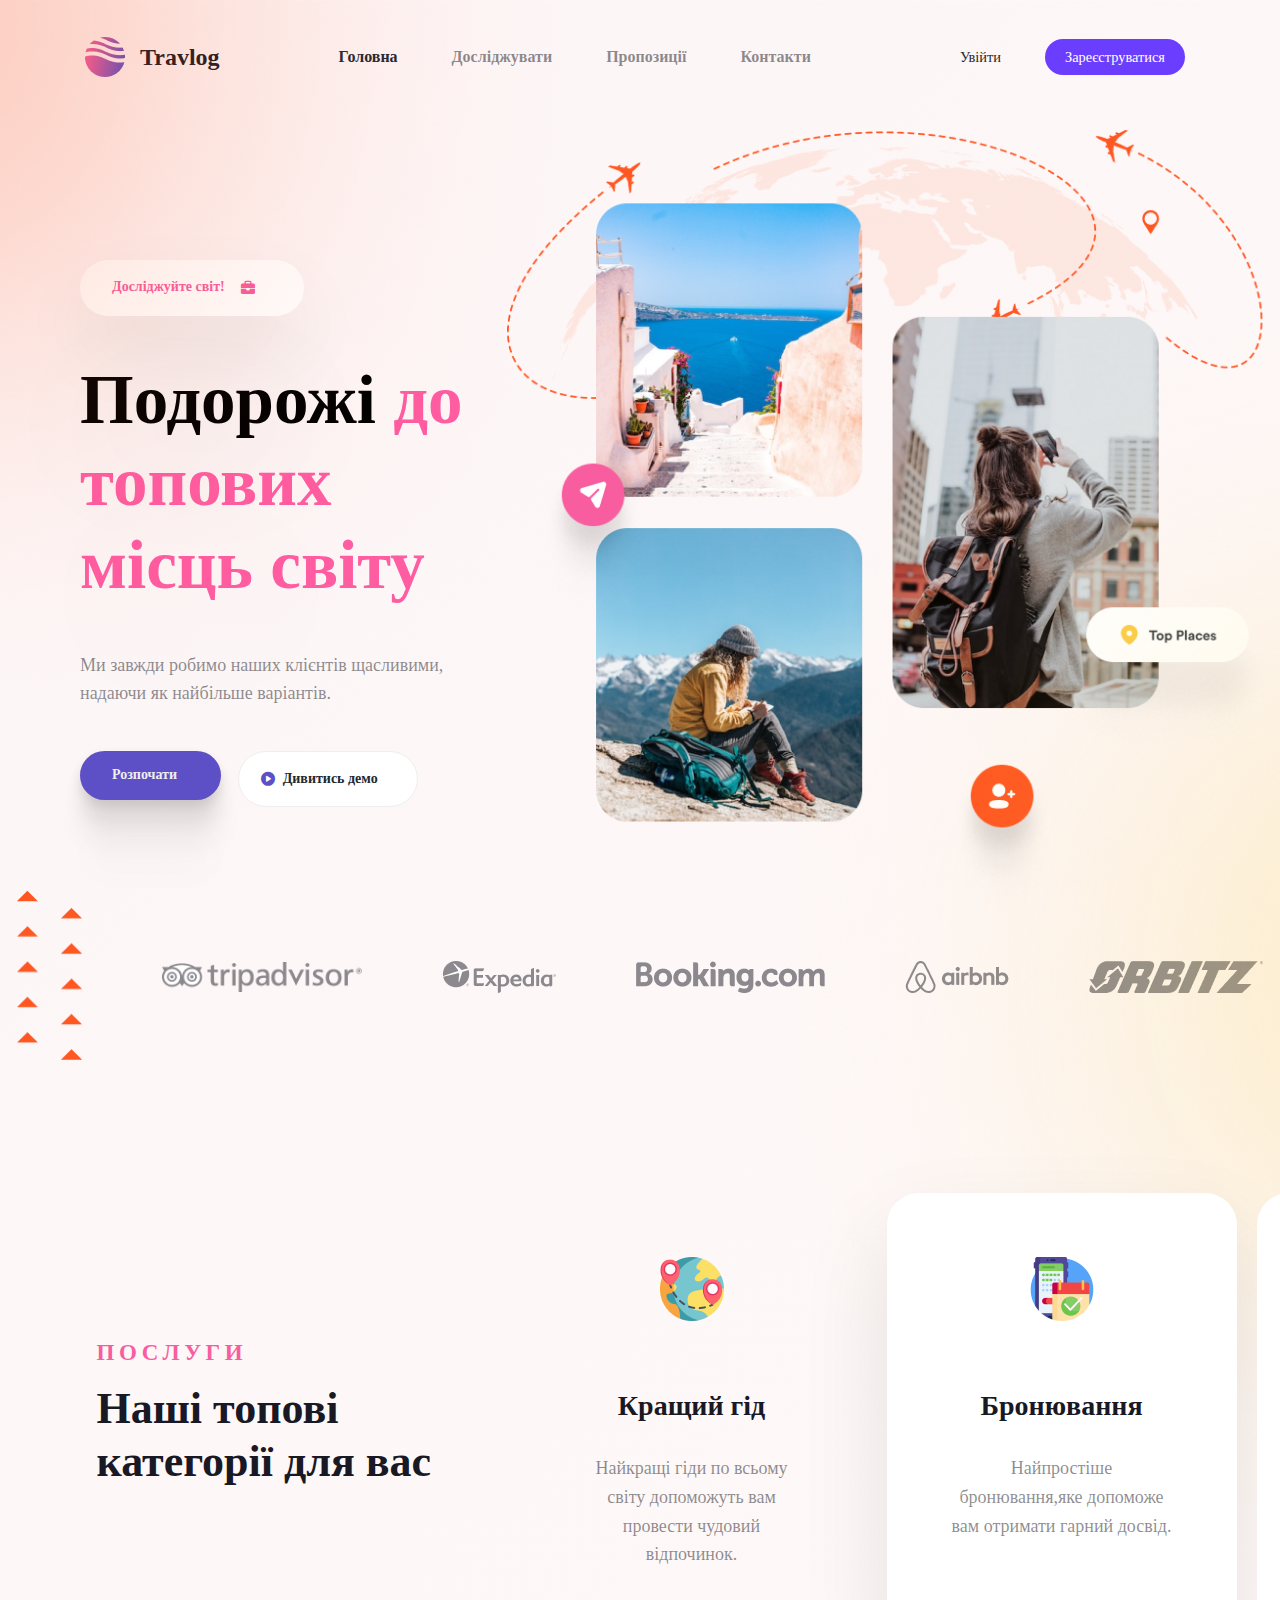
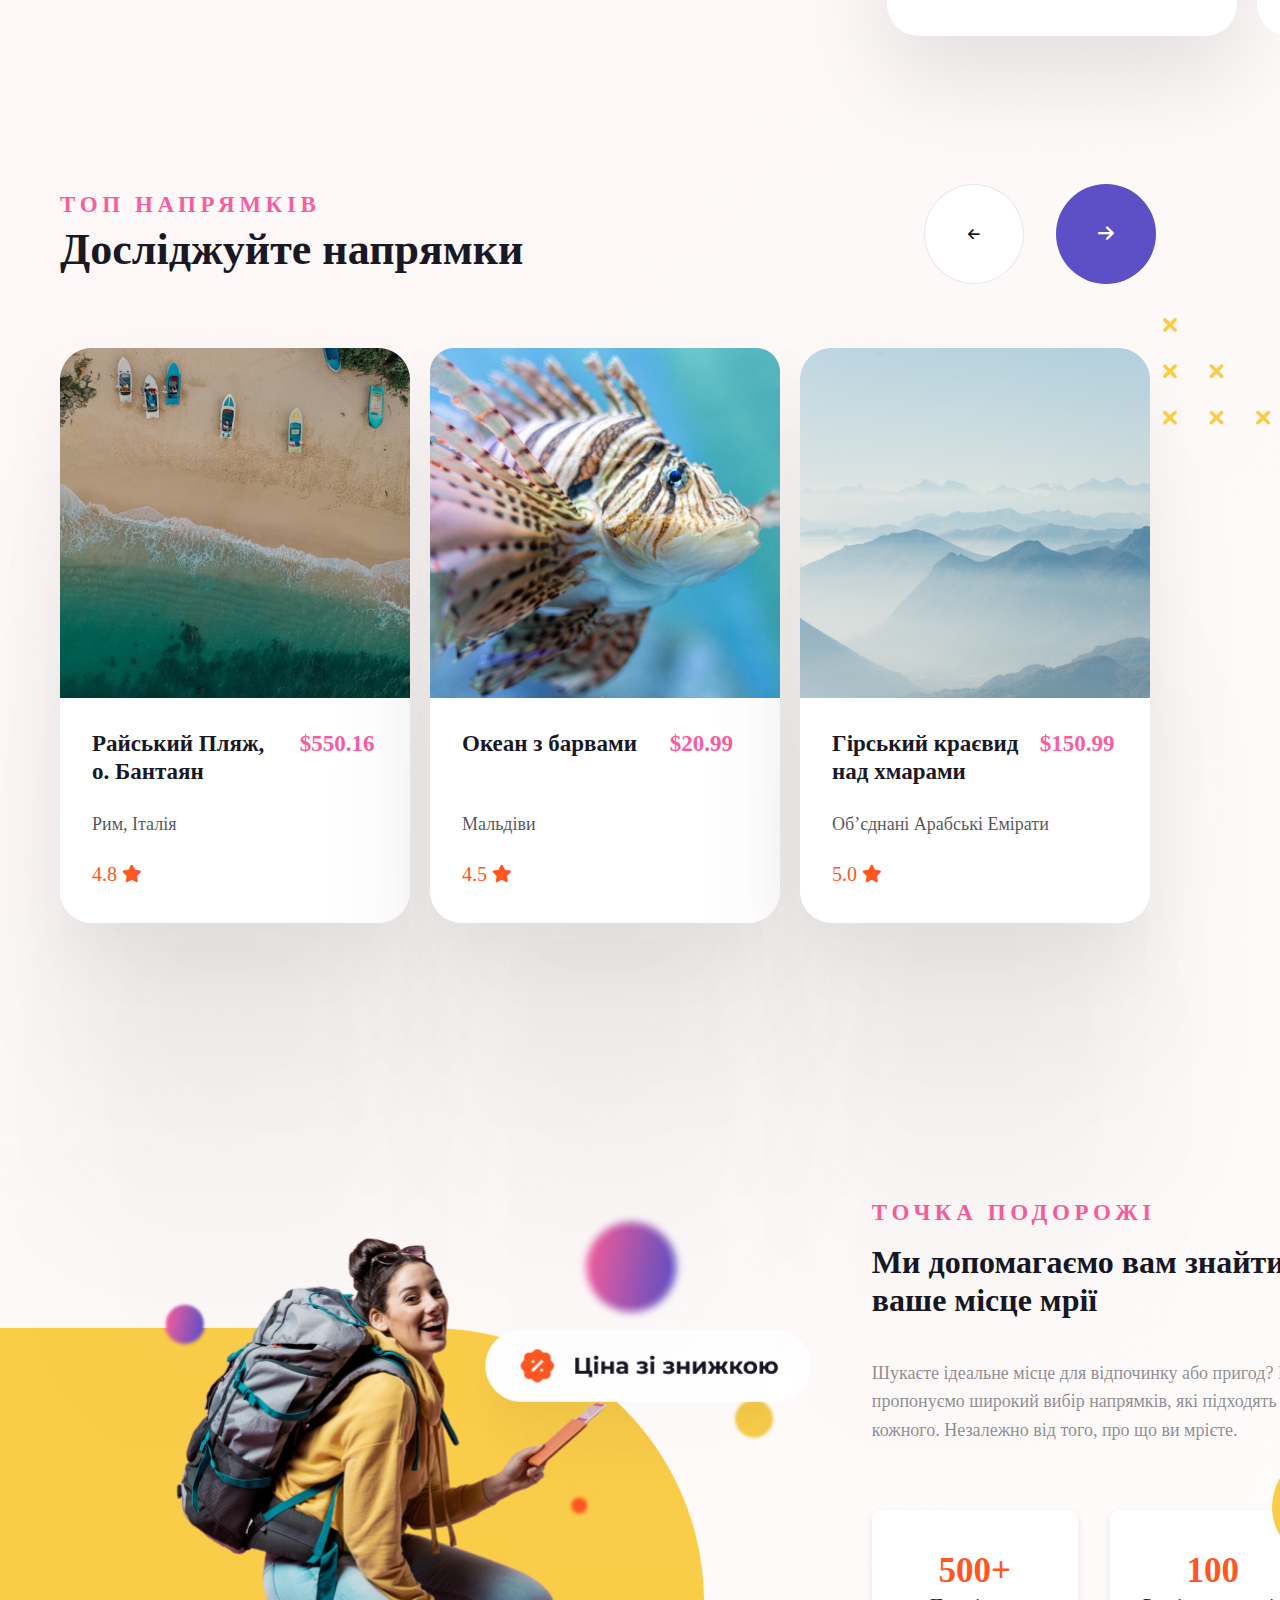
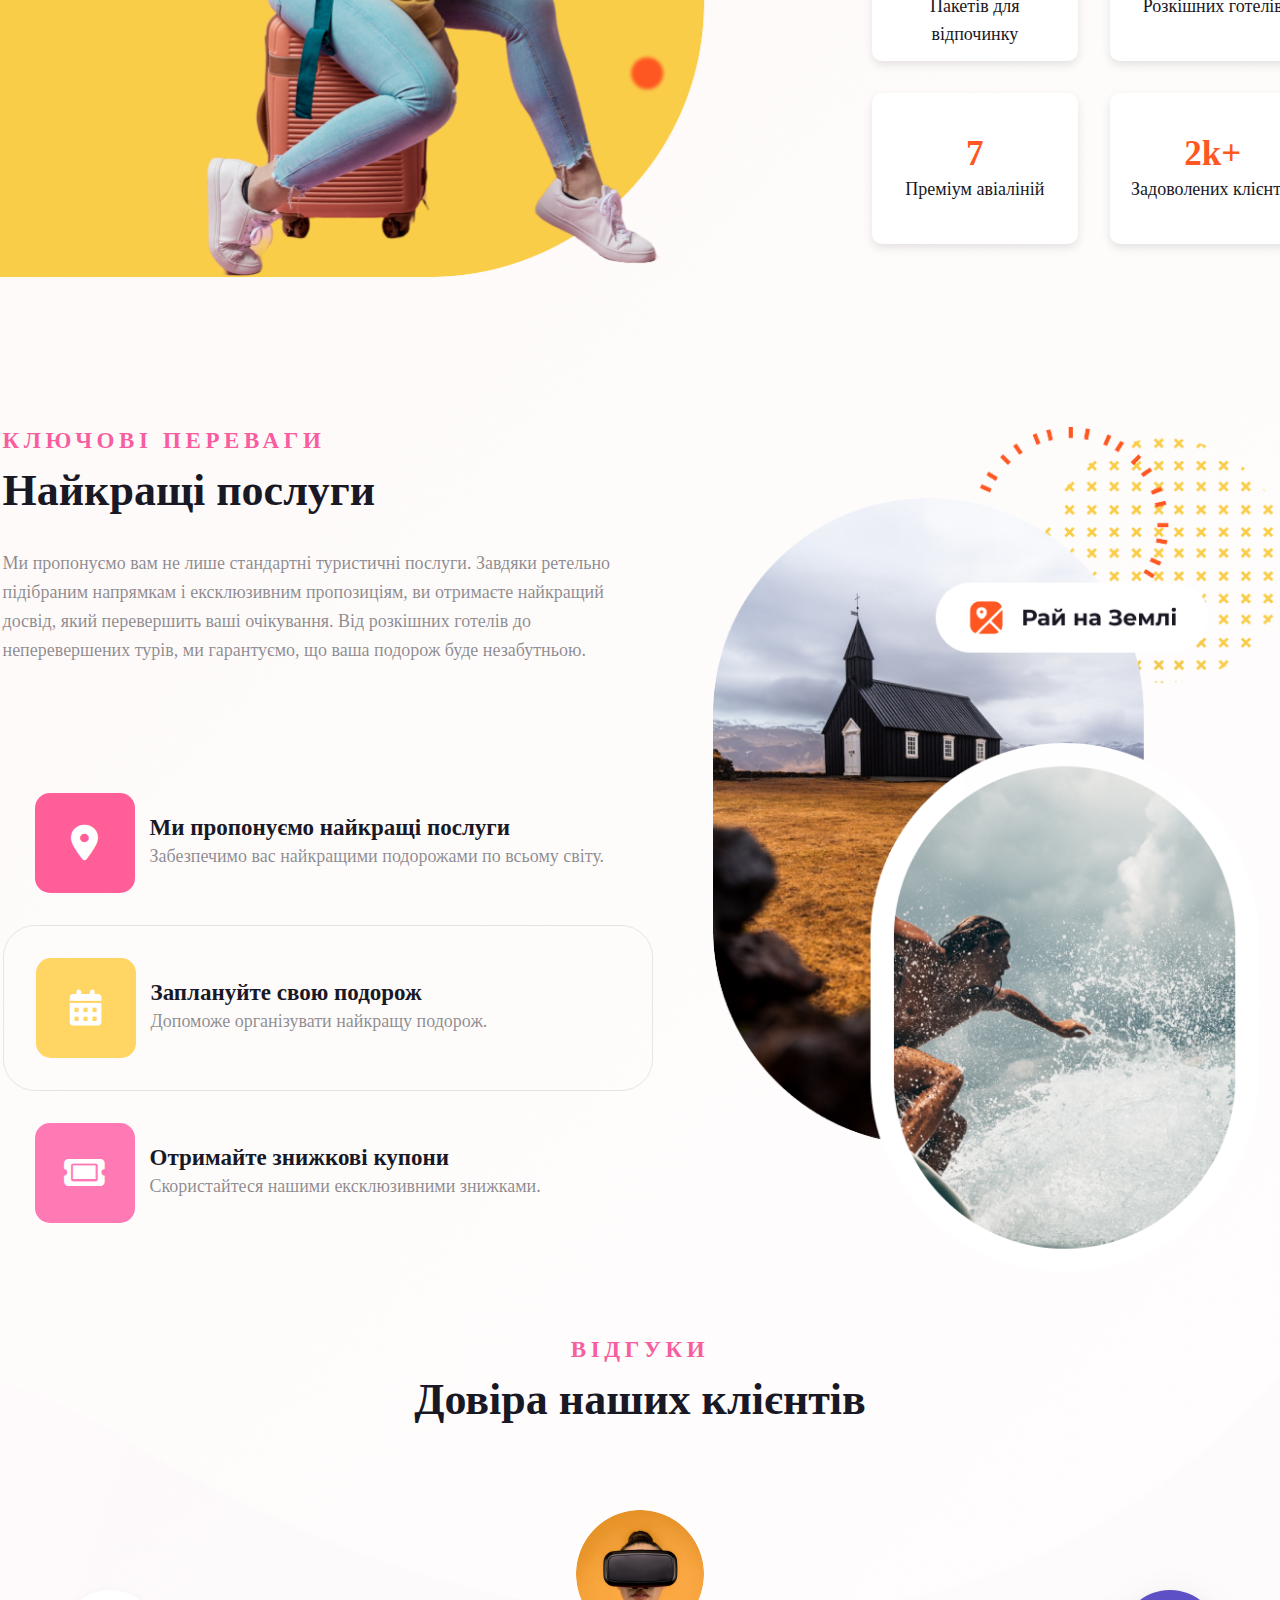
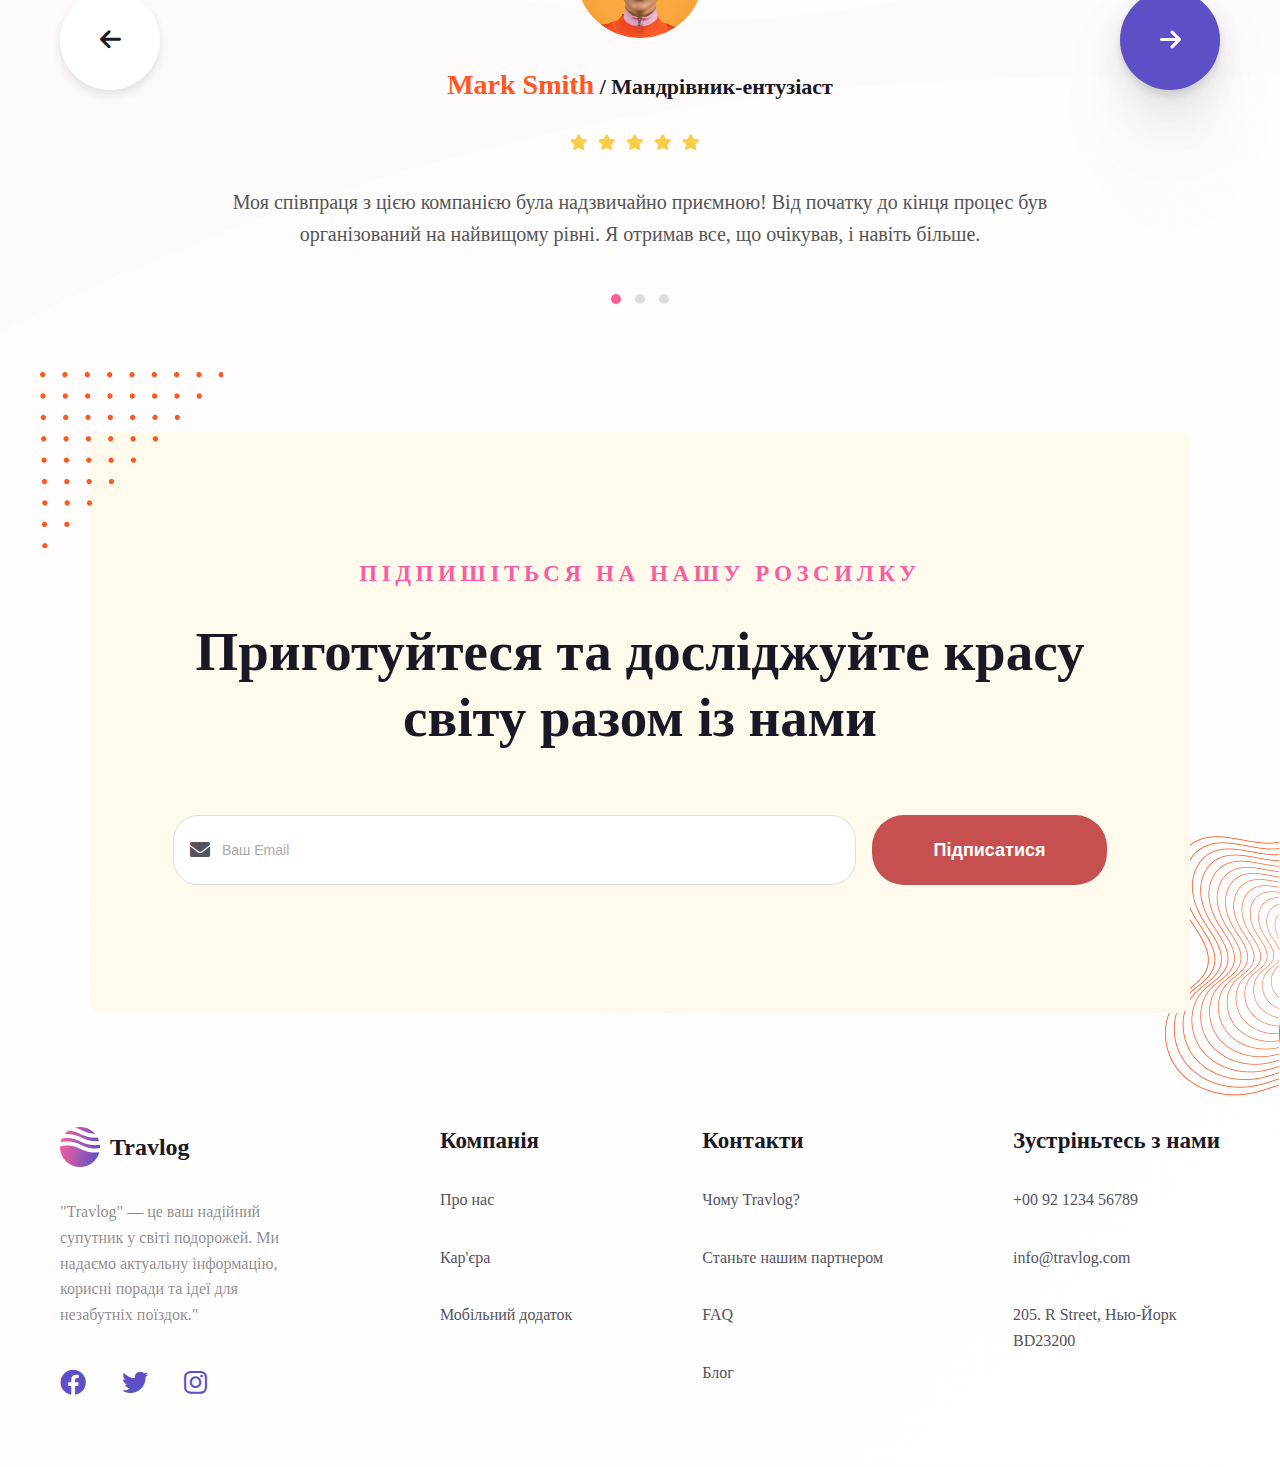
<file: kyrsach_kep_Travlog/index.html>
<!DOCTYPE html>
<html lang="uk">
  <head>
    <meta charset="UTF-8">
    <meta name="viewport" content="width=device-width, initial-scale=1.0">
    <meta http-equiv="X-UA-Compatible" content="ie=edge">
    <title>Travlog</title>
    <link rel="stylesheet" href="css/style.css" >
    <link rel="icon" type="image/png" href="media/logo1.png" sizes="16x16">
    <link rel="shortcut icon" href="media/logo1.png" type="image/x-icon">
    <meta
      name="description"
      content="Агенція з організації екскурсій та турів">
    <link
      rel="stylesheet"
      href="https://cdnjs.cloudflare.com/ajax/libs/font-awesome/6.0.0-beta3/css/all.min.css">
  </head>
  <body>
    <div class="gradientimg1">
      <img src="media/gradient1.png" alt="gradient">
    </div>
    <header>
      <div class="logo">
        <img src="media/logo1.png" alt="logotype">
        Travlog
      </div>
      <nav>
        <a href="index.html">Головна</a>
        <a href="discover.html">Досліджувати</a>
        <a href="dials.html">Пропозиції</a>
        <a href="404.html">Контакти</a>
      </nav>
      <div class="header-buttons">
        <a href="404.html" class="login">Увійти</a>
        <a href="404.html" class="signup">Зареєструватися</a>
      </div>
    </header>
    <section class="hero-section">
      <div class="hero-text">
        <a href="#" class="herobuybtn"
          >Досліджуйте світ! <i class="fa-solid fa-briefcase"></i></a>
        <h1>
          Подорожі
          <span
            >до топових <br>
            місць світу</span>
        </h1>
        <p>
          Ми завжди робимо наших клієнтів щасливими, надаючи як найбільше
          варіантів.
        </p>
        <div class="hero-buttons">
          <a href="#" class="get-started" id="openModal">Розпочати</a>
          <a href="#" class="watch-demo">
            <i class="fa-solid fa-circle-play" style="color: #5d50c6"></i> Дивитись демо
          </a>
        </div>
        <div id="modalWind" class="modal-wind">
          <div class="modal-wind-content">
            <span class="modal-wind-close">&times;</span>
            <p>Перегляньте демо відео нарахунок наших подорожей</p>
            <video class="modal-wind-video" controls>

              Ваш браузер не підтримує відео.
            </video>
          </div>
        </div>
      </div>
      <div class="hero-image">
        <img src="media/mainphoto.png" alt="Hero destinations">
      </div>
    </section>

    <div class="brands-container">
      <div class="brands-arrow">
        <img src="media/OBJECTS.png" alt="Tripadvisor" class="brands-logo">
      </div>
      <img src="media/tripadvisor.png" alt="Expedia" class="brands-logo">
      <img src="media/expedia.png" alt="Expedia" class="brands-logo">
      <img src="media/booking.png" alt="Booking.com" class="brands-logo">
      <img src="media/airbnb.png" alt="Airbnb" class="brands-logo">
      <img src="media/rbitz.png" alt="Orbitz" class="brands-logo">
      <div class="gradientimg2">
        <img src="media/gradient2.png" alt="gradient">
      </div>
    </div>
    <section class="services-section">
      <div class="services-header">
        <p class="services-subtitle">ПОСЛУГИ</p>
        <h2 class="services-title">Наші топові категорії для вас</h2>
      </div>
      <div class="services-cards-container">
        <div class="services-card">
          <img
            src="media/services1.png"
            alt="Best Tour Guide Icon"
            class="services-icon">
          <h3 class="services-card-title">Кращий гід</h3>
          <p class="services-card-description">
            Найкращі гіди по всьому світу допоможуть вам провести чудовий
            відпочинок.
          </p>
        </div>
        <div class="services-card">
          <img
            src="media/services2.png"
            alt="Easy Booking Icon"
            class="services-icon">
          <h3 class="services-card-title">Бронювання</h3>
          <p class="services-card-description">
            Найпростіше бронювання,яке допоможе вам отримати гарний досвід.
          </p>
        </div>
        <div class="services-card">
          <img
            src="media/services3.png"
            alt="Another Icon"
            class="services-icon">
          <h3 class="services-card-title">Скидки</h3>
          <p class="services-card-description">
            Найкращі скидки навсьому просторі.
          </p>
        </div>
      </div>
    </section>

    <section class="destination-top-destinations">
      <div class="destination-container">
        <div class="destination-header">
          <div class="destination-header-text">
            <h2 class="destination-section-subtitle">Топ напрямків</h2>
            <h1 class="destination-section-title">Досліджуйте напрямки</h1>
          </div>
          <div class="destination-navigation">
            <button class="destination-nav-btn destination-prev-btn">
              <i class="fa-solid fa-arrow-left" style="color: #191825"></i>
            </button>
            <button class="destination-nav-btn destination-next-btn">
              <i class="fa-solid fa-arrow-right" style="color: #ffffff"></i>
            </button>
          </div>
        </div>
        <div class="destination-content">
          <div class="destination-cards">
            <div class="destination-card">
              <div class="destination-card-img-container">
                <img
                  src="media/dest1.png"
                  alt="Paradise Beach"
                  class="destination-card-img">
              </div>
              <div class="destination-card-info">
                <div class="destination-card-title-price">
                  <h3 class="destination-card-title">
                    Райський Пляж,<br>
                    о. Бантаян
                  </h3>
                  <span class="destination-price">$550.16</span>
                </div>
                <p class="destination-card-location">Рим, Італія</p>
                <div class="destination-card-footer">
                  <span class="destination-rating"
                    >4.8 <i class="fa-solid fa-star fa-sm"></i
                  ></span>
                </div>
              </div>
            </div>
            <div class="destination-card">
              <div class="destination-card-img-container">
                <img
                  src="media/dest2.png"
                  alt="Ocean with colors"
                  class="destination-card-img">
              </div>
              <div class="destination-card-info">
                <div class="destination-card-title-price">
                  <h3 class="destination-card-title">Океан з барвами</h3>
                  <span class="destination-price">$20.99</span>
                </div>
                <p class="destination-card-location">Мальдіви</p>
                <div class="destination-card-footer">
                  <span class="destination-rating"
                    >4.5 <i class="fa-solid fa-star fa-sm"></i
                  ></span>
                </div>
              </div>
            </div>
            <div class="destination-card">
              <div class="destination-card-img-container">
                <img
                  src="media/dest3.png"
                  alt="Mountain View"
                  class="destination-card-img">
              </div>
              <div class="destination-card-info">
                <div class="destination-card-title-price">
                  <h3 class="destination-card-title">
                    Гірський краєвид <br>над хмарами
                  </h3>
                  <span class="destination-price">$150.99</span>
                </div>
                <p class="destination-card-location">
                  Об’єднані Арабські Емірати
                </p>
                <div class="destination-card-footer">
                  <span class="destination-rating"
                    >5.0 <i class="fa-solid fa-star fa-sm"></i
                  ></span>
                </div>
              </div>
            </div>
          </div>
          <div class="destination-stars-decor"></div>
        </div>
      </div>
    </section>
    <section class="travel-intro-section">
      <div class="travel-intro-container">
        <div class="travel-intro-image">
          <img src="media/travelintro.png" alt="Travel Image">
        </div>
        <div class="travel-intro-text">
          <h2 class="travel-intro-subtitle">Точка подорожі</h2>
          <h1 class="travel-intro-title">
            Ми допомагаємо вам знайти ваше місце мрії
          </h1>
          <p class="travel-intro-description">
            Шукаєте ідеальне місце для відпочинку або пригод? Ми пропонуємо
            широкий вибір напрямків, які підходять для кожного. Незалежно від
            того, про що ви мрієте.
          </p>
          <div class="travel-info-cards">
            <div class="travel-info-card">
              <p class="travel-value-card">500+</p>
              <p class="travel-description-card">Пакетів для відпочинку</p>
            </div>
            <div class="travel-info-card travel-info-card-with-icon">
              <p class="travel-value-card">100</p>
              <p class="travel-description-card">Розкішних готелів</p>
              <img
                src="media/icon-travel-rgt.png"
                alt="Icon"
                class="travel-card-icon">
            </div>
            <div class="travel-info-card">
              <p class="travel-value-card">7</p>
              <p class="travel-description-card">Преміум авіаліній</p>
            </div>
            <div class="travel-info-card">
              <p class="travel-value-card">2k+</p>
              <p class="travel-description-card">Задоволених клієнтів</p>
            </div>
          </div>
        </div>
      </div>
    </section>
    <div class="features-section">
      <div class="features-text">
        <p class="features-heading">Ключові переваги</p>
        <h2>Найкращі послуги</h2>
        <p class="features-description">
          Ми пропонуємо вам не лише стандартні туристичні послуги. Завдяки
          ретельно підібраним напрямкам і ексклюзивним пропозиціям, ви отримаєте
          найкращий досвід, який перевершить ваші очікування. Від розкішних
          готелів до неперевершених турів, ми гарантуємо, що ваша подорож буде
          незабутньою.
        </p>
        <div class="features-list">
          <div class="feature-item">
            <div class="features-icon icon-location">
              <i
                class="fa-solid fa-location-dot fa-xl"
                style="color: #ffffff"
              ></i>
            </div>
            <div class="features-card-description">
              <h4>Ми пропонуємо найкращі послуги</h4>
              <p>Забезпечимо вас найкращими подорожами по всьому світу.</p>
            </div>
          </div>
          <div class="feature-item features-card-border">
            <div class="features-icon icon-calendar">
              <i
                class="fa-solid fa-calendar-days fa-xl"
                style="color: #ffffff"
              ></i>
            </div>
            <div class="features-card-description">
              <h4>Заплануйте свою подорож</h4>
              <p>Допоможе організувати найкращу подорож.</p>
            </div>
          </div>
          <div class="feature-item">
            <div class="features-icon icon-coupon">
              <i class="fa-solid fa-ticket fa-xl" style="color: #ffffff"></i>
            </div>
            <div class="features-card-description">
              <h4>Отримайте знижкові купони</h4>
              <p>Скористайтеся нашими ексклюзивними знижками.</p>
            </div>
          </div>
        </div>
      </div>
      <div class="features-image">
        <img src="media/keyintro.png" alt="Ключові переваги">
      </div>
    </div>

    <div class="testimonials-section">
      <div class="testimonials-header">
        <p class="testimonials-subtitle">Відгуки</p>
        <h2 class="testimonials-title">Довіра наших клієнтів</h2>
      </div>
      <div class="testimonials-content">
        <button class="testimonials-arrow testimonials-left-arrow">
          <i class="fa-solid fa-arrow-left" style="color: #191825"></i>
        </button>
        <div class="testimonials-card">
          <div class="testimonials-avatar">
            <img src="media/feedback1.png" alt="Mark Smith">
          </div>
          <p class="testimonials-client-title"></p>

          <div class="testimonials-stars">★ ★ ★ ★ ★</div>
          <p class="testimonials-text">
            Сервіс був просто чудовий! Усі мої очікування були перевершені.
            Обов'язково скористаюся послугами ще раз і пораджу друзям.
          </p>
        </div>
        <button class="testimonials-arrow testimonials-right-arrow">
          <i class="fa-solid fa-arrow-right" style="color: #ffffff"></i>
        </button>
      </div>
      <div class="testimonials-dots-navigation">
        <span class="testimonials-dot testimonials-dot-active"></span>
        <span class="testimonials-dot"></span>
        <span class="testimonials-dot"></span>
      </div>
    </div>
    <div class="newsletter-container">
      <div class="newsletter">
        <div class="dotted-corner"></div>
        <h2>Підпишіться на нашу розсилку</h2>
        <p>Приготуйтеся та досліджуйте красу світу разом із нами</p>
        <form class="newsletter-form-box">
          <div class="email-input-container">
            <i class="fa-solid fa-envelope" style="color: #53525c"></i>
            <input type="email" placeholder="Ваш Email" required>
          </div>
          <button type="submit">Підписатися</button>
        </form>
      </div>
      <div class="newsletter-object4"></div>
    </div>

    <a href="#" class="back-to-top" id="backToTop" title="Повернутися нагору"
      >&#8679;</a>
    <footer>
      <div class="footer-container">
        <div class="footer-logo-about">
          <div class="footer-logo">
            <img src="media/logo1.png" alt="Travlog Logo">
            <span>Travlog</span>
          </div>
          <p>
            "Travlog" — це ваш надійний супутник у світі подорожей. Ми надаємо
            актуальну інформацію, корисні поради та ідеї для незабутніх
            поїздок."
          </p>
          <div class="footer-social-icons">
            <a href="#"><i class="fa-brands fa-facebook"></i></a>
            <a href="#"><i class="fa-brands fa-twitter"></i></a>
            <a href="#"><i class="fa-brands fa-instagram"></i></a>
          </div>
        </div>
        <div class="footer-column">
          <h3>Компанія</h3>
          <ul>
            <li><a href="#">Про нас</a></li>
            <li><a href="#">Кар'єра</a></li>
            <li><a href="#">Мобільний додаток</a></li>
          </ul>
        </div>
        <div class="footer-column">
          <h3>Контакти</h3>
          <ul>
            <li><a href="#">Чому Travlog?</a></li>
            <li><a href="#">Станьте нашим партнером</a></li>
            <li><a href="#">FAQ</a></li>
            <li><a href="#">Блог</a></li>
          </ul>
        </div>
        <div class="footer-column">
          <h3>Зустріньтесь з нами</h3>
          <ul>
            <li>+00 92 1234 56789</li>
            <li><a href="mailto:info@travlog.com">info@travlog.com</a></li>
            <li>205. R Street, Нью-Йорк <br>BD23200</li>
          </ul>
        </div>
      </div>
    </footer>

    <script src="script/script.js"></script>
  </body>
</html>
</file>
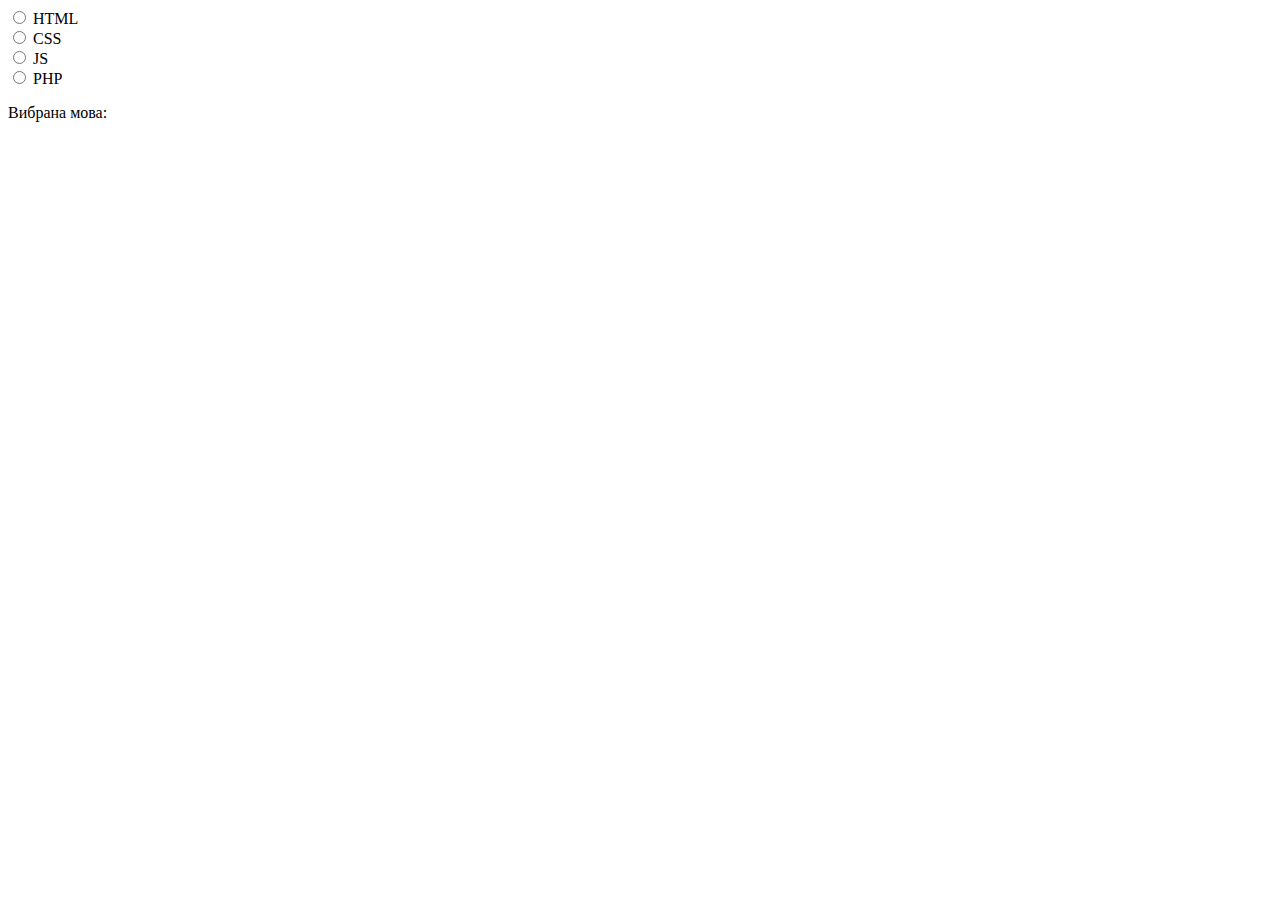
<file: untitled3/index.html>
<!DOCTYPE html>
<html lang="uk">
<head>
    <meta charset="UTF-8">
    <meta name="viewport" content="width=device-width, initial-scale=1.0">
    <title>Вибір мови</title>
</head>
<body>

<form id="languageForm">
    <label>
        <input type="radio" name="language" value="html"> HTML
    </label><br>
    <label>
        <input type="radio" name="language" value="css"> CSS
    </label><br>
    <label>
        <input type="radio" name="language" value="js"> JS
    </label><br>
    <label>
        <input type="radio" name="language" value="php"> PHP
    </label><br>
</form>

<p id="output">Вибрана мова: </p>

<script>
    // Отримуємо елементи форми та абзац для виведення
    const languageForm = document.getElementById('languageForm');
    const output = document.getElementById('output');

    // Додаємо слухача подій на зміну значення у формі
    languageForm.addEventListener('change', function () {
        const selectedLanguage = document.querySelector('input[name="language"]:checked');
        if (selectedLanguage) {
            output.textContent = 'Вибрана мова: ' + selectedLanguage.value.toUpperCase();
        }
    });
</script>

</body>
</html>
</file>
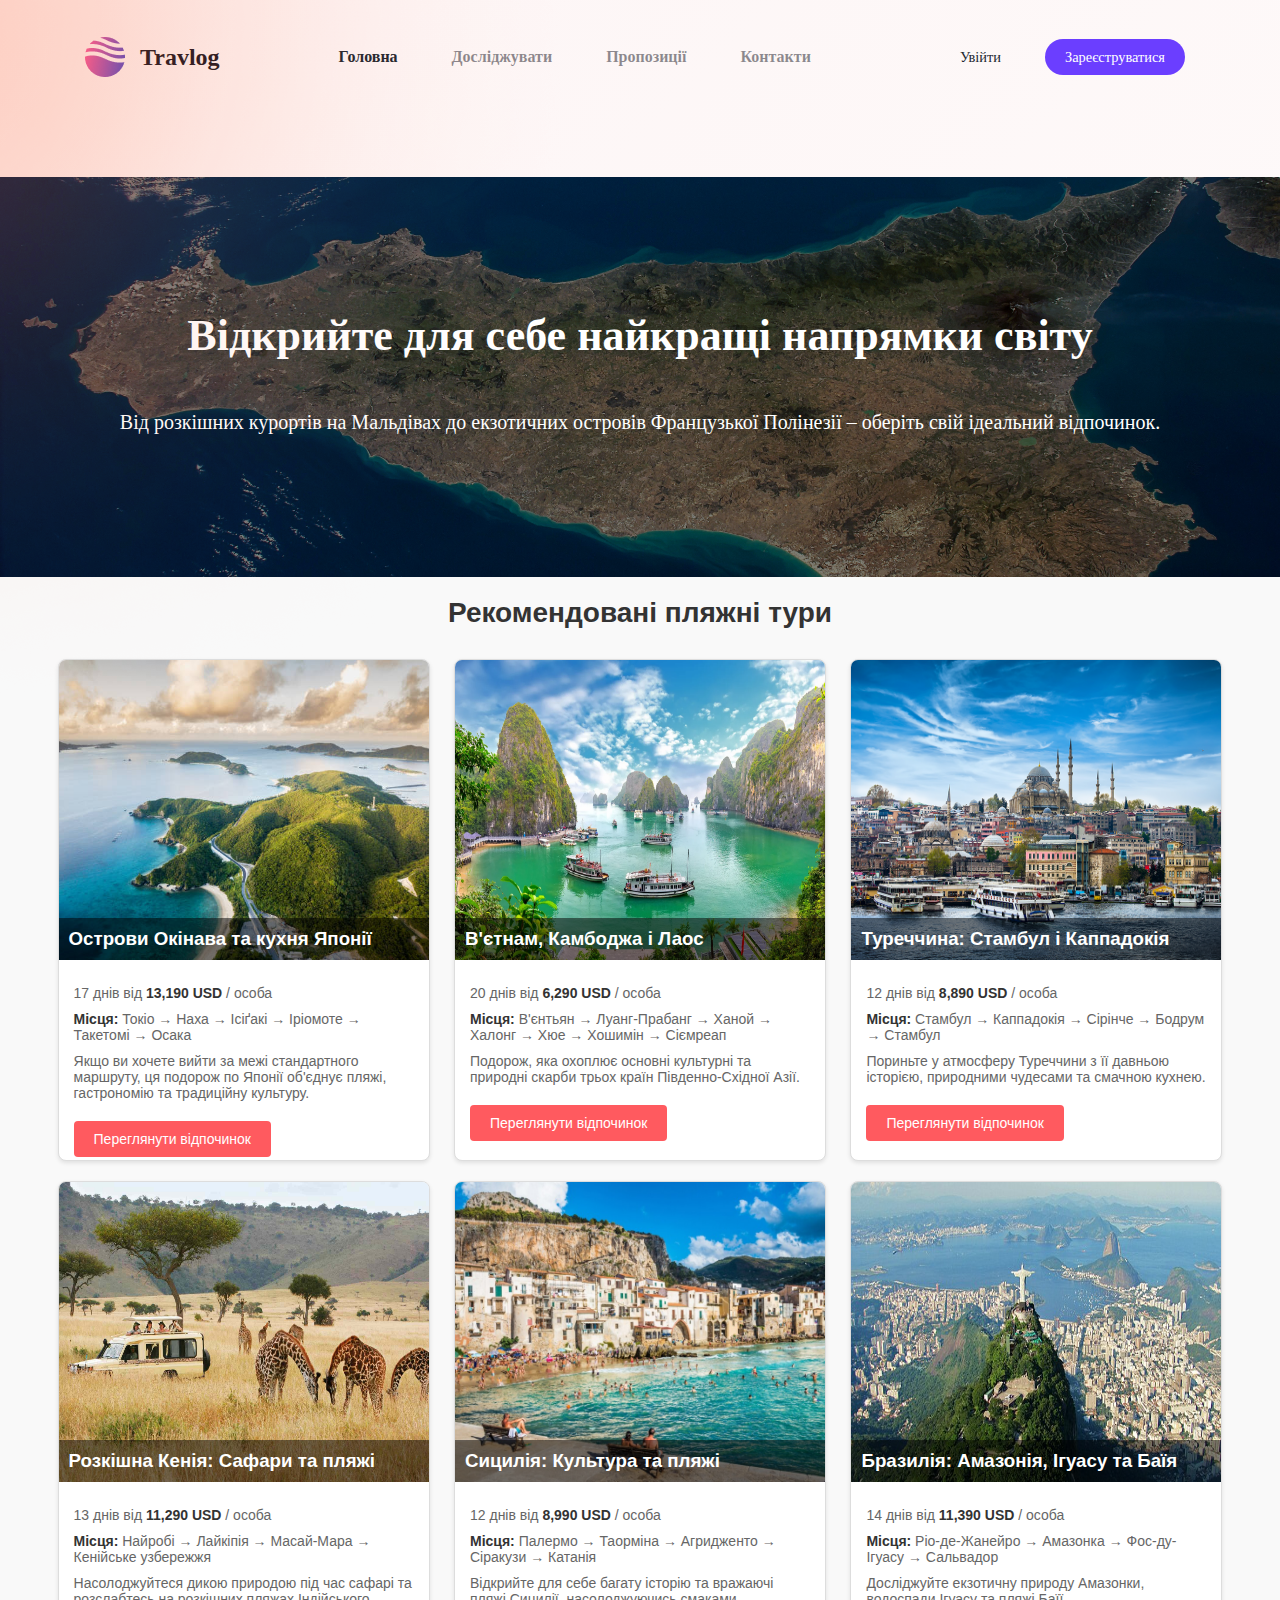
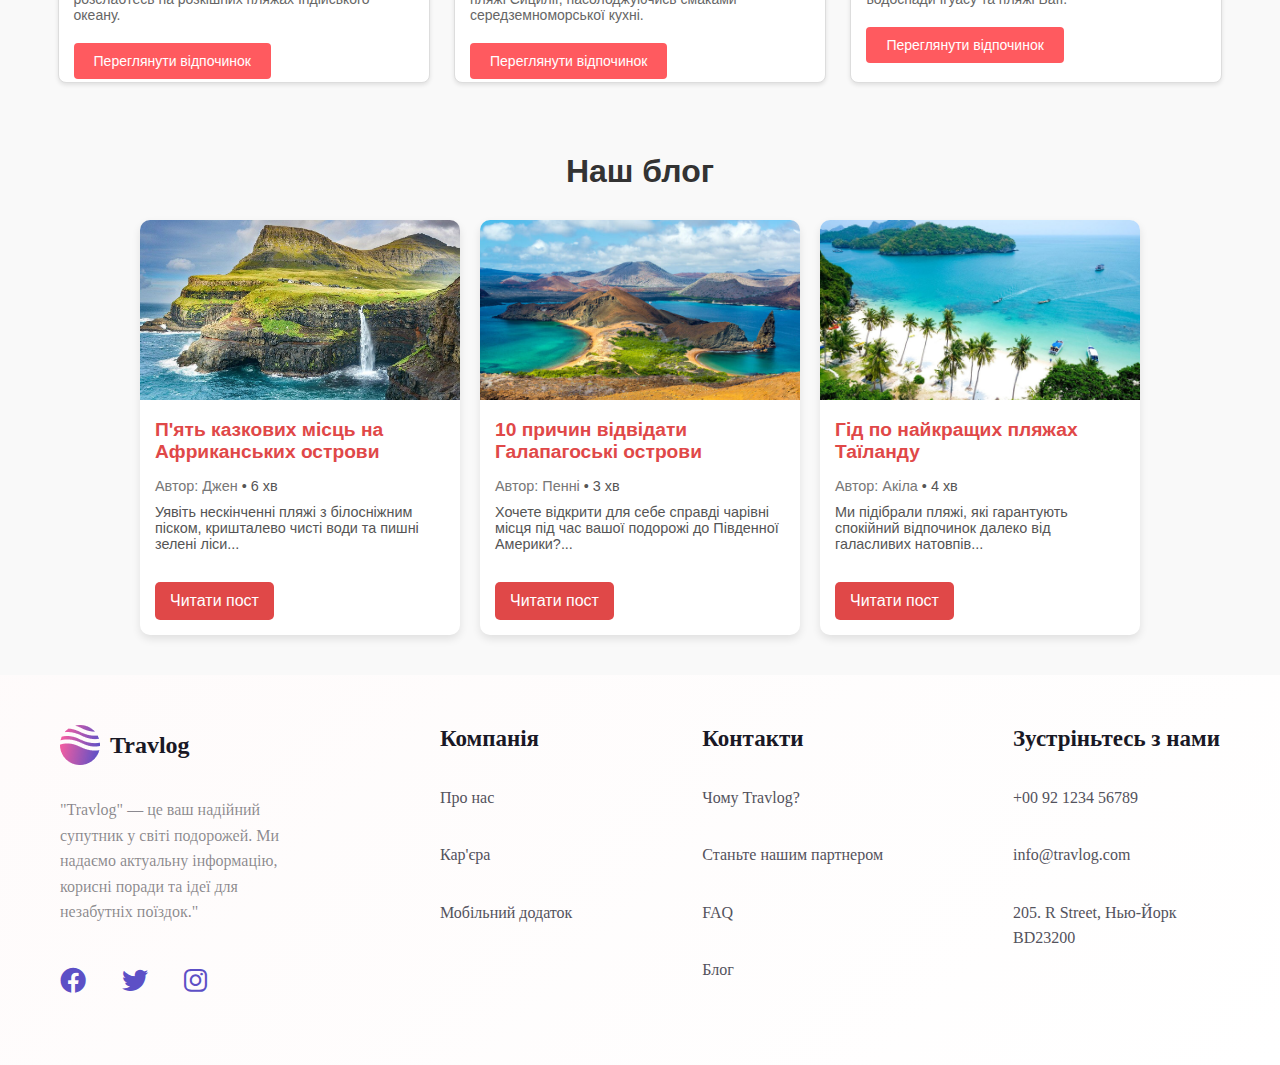
<file: kyrsach_kep_Travlog/dials.html>
<!DOCTYPE html>
<html lang="uk">
  <head>
    <meta charset="UTF-8">
    <meta name="viewport" content="width=device-width, initial-scale=1.0">
    <meta http-equiv="X-UA-Compatible" content="ie=edge">
    <title>Travlog</title>
    <link rel="stylesheet" href="css/style.css" >
    <link rel="icon" type="image/png" href="media/logo1.png" sizes="16x16">
    <link rel="shortcut icon" href="media/logo1.png" type="image/x-icon">
    <meta
      name="description"
      content="Агенція з організації екскурсій та турів">
    <link
      rel="stylesheet"
      href="https://cdnjs.cloudflare.com/ajax/libs/font-awesome/6.0.0-beta3/css/all.min.css">
  </head>
  <body>
    <div class="gradientimg1">
      <img src="media/gradient1.png" alt="gradient">
    </div>
    <header>
      <div class="logo">
        <img src="media/logo1.png" alt="logotype">
        Travlog
      </div>
      <nav>
        <a href="index.html">Головна</a>
        <a href="discover.html">Досліджувати</a>
        <a href="dials.html">Пропозиції</a>
        <a href="404.html">Контакти</a>
      </nav>
      <div class="header-buttons">
        <a href="404.html" class="login">Увійти</a>
        <a href="404.html" class="signup">Зареєструватися</a>
      </div>
    </header>
    <div class="dials-hero-section">
      <div class="dials-hero-content">
        <h1>Відкрийте для себе найкращі напрямки світу</h1>
        <p>
          Від розкішних курортів на Мальдівах до екзотичних островів Французької
          Полінезії – оберіть свій ідеальний відпочинок.
        </p>
      </div>
    </div>
    <div class="dials-recommended-tours">
      <h2>Рекомендовані пляжні тури</h2>

      <div class="dials-tour-card">
        <div class="dials-image">
          <img src="media/okinava.jpg" alt="Острови Окінава та кухня Японії">
          <div class="dials-overlay">
            <h3>Острови Окінава та кухня Японії</h3>
          </div>
        </div>
        <div class="dials-card-content">
          <p>17 днів від <strong>13,190 USD</strong> / особа</p>
          <p>
            <strong>Місця:</strong> Токіо → Наха → Ісіґакі → Іріомоте → Такетомі
            → Осака
          </p>
          <p>
            Якщо ви хочете вийти за межі стандартного маршруту, ця подорож по
            Японії об'єднує пляжі, гастрономію та традиційну культуру.
          </p>
          <button>Переглянути відпочинок</button>
        </div>
      </div>

      <div class="dials-tour-card">
        <div class="dials-image">
          <img src="media/vietnam.png" alt="В'єтнам, Камбоджа і Лаос">
          <div class="dials-overlay">
            <h3>В'єтнам, Камбоджа і Лаос</h3>
          </div>
        </div>
        <div class="dials-card-content">
          <p>20 днів від <strong>6,290 USD</strong> / особа</p>
          <p>
            <strong>Місця:</strong> В'єнтьян → Луанг-Прабанг → Ханой → Халонг →
            Хюе → Хошимін → Сіємреап
          </p>
          <p>
            Подорож, яка охоплює основні культурні та природні скарби трьох
            країн Південно-Східної Азії.
          </p>
          <button>Переглянути відпочинок</button>
        </div>
      </div>

      <div class="dials-tour-card">
        <div class="dials-image">
          <img src="media/stambul.png" alt="Туреччина: Стамбул і Каппадокія">
          <div class="dials-overlay">
            <h3>Туреччина: Стамбул і Каппадокія</h3>
          </div>
        </div>
        <div class="dials-card-content">
          <p>12 днів від <strong>8,890 USD</strong> / особа</p>
          <p>
            <strong>Місця:</strong> Стамбул → Каппадокія → Сірінче → Бодрум →
            Стамбул
          </p>
          <p>
            Пориньте у атмосферу Туреччини з її давньою історією, природними
            чудесами та смачною кухнею.
          </p>
          <button>Переглянути відпочинок</button>
        </div>
      </div>

      <div class="dials-tour-card">
        <div class="dials-image">
          <img src="media/kenya.jpg" alt="Розкішна Кенія: Сафари та пляжі">
          <div class="dials-overlay">
            <h3>Розкішна Кенія: Сафари та пляжі</h3>
          </div>
        </div>
        <div class="dials-card-content">
          <p>13 днів від <strong>11,290 USD</strong> / особа</p>
          <p>
            <strong>Місця:</strong> Найробі → Лайкіпія → Масай-Мара → Кенійське
            узбережжя
          </p>
          <p>
            Насолоджуйтеся дикою природою під час сафарі та розслабтесь на
            розкішних пляжах Індійського океану.
          </p>
          <button>Переглянути відпочинок</button>
        </div>
      </div>

      <div class="dials-tour-card">
        <div class="dials-image">
          <img src="media/sicilia.jpg" alt="Сицилія: Культура та пляжі">
          <div class="dials-overlay">
            <h3>Сицилія: Культура та пляжі</h3>
          </div>
        </div>
        <div class="dials-card-content">
          <p>12 днів від <strong>8,990 USD</strong> / особа</p>
          <p>
            <strong>Місця:</strong> Палермо → Таорміна → Агридженто → Сіракузи →
            Катанія
          </p>
          <p>
            Відкрийте для себе багату історію та вражаючі пляжі Сицилії,
            насолоджуючись смаками середземноморської кухні.
          </p>
          <button>Переглянути відпочинок</button>
        </div>
      </div>

      <div class="dials-tour-card">
        <div class="dials-image">
          <img src="media/derio.jpg" alt="Бразилія: Амазонія, Ігуасу та Баїя">
          <div class="dials-overlay">
            <h3>Бразилія: Амазонія, Ігуасу та Баїя</h3>
          </div>
        </div>
        <div class="dials-card-content">
          <p>14 днів від <strong>11,390 USD</strong> / особа</p>
          <p>
            <strong>Місця:</strong> Ріо-де-Жанейро → Амазонка → Фос-ду-Ігуасу →
            Сальвадор
          </p>
          <p>
            Досліджуйте екзотичну природу Амазонки, водоспади Ігуасу та пляжі
            Баїї.
          </p>
          <button>Переглянути відпочинок</button>
        </div>
      </div>
    </div>
    <div class="dial-blog-section">
      <h2 class="dial-blog-title">Наш блог</h2>
      <div class="dial-blog-cards">
        <div class="dial-blog-card">
          <img
            src="media/blogcard1.jpeg"
            alt="Африканські острови"
            class="dial-blog-image">
          <h3 class="dial-blog-card-title">
            П'ять казкових місць на Африканських острови
          </h3>
          <p class="dial-blog-author">
            Автор: Джен <span class="dial-read-time">• 6 хв</span>
          </p>
          <p class="dial-blog-description">
            Уявіть нескінченні пляжі з білосніжним піском, кришталево чисті води
            та пишні зелені ліси...
          </p>
          <a href="#" class="dial-blog-button">Читати пост</a>
        </div>
        <div class="dial-blog-card">
          <img
            src="media/blogcard2.jpeg"
            alt="Галапагоські острови"
            class="dial-blog-image">
          <h3 class="dial-blog-card-title">
            10 причин відвідати Галапагоські острови
          </h3>
          <p class="dial-blog-author">
            Автор: Пенні <span class="dial-read-time">• 3 хв</span>
          </p>
          <p class="dial-blog-description">
            Хочете відкрити для себе справді чарівні місця під час вашої
            подорожі до Південної Америки?...
          </p>
          <a href="#" class="dial-blog-button">Читати пост</a>
        </div>
        <div class="dial-blog-card">
          <img
            src="media/blogcard3l.jpg"
            alt="Пляжі Таїланду"
            class="dial-blog-image">
          <h3 class="dial-blog-card-title">Гід по найкращих пляжах Таїланду</h3>
          <p class="dial-blog-author">
            Автор: Акіла <span class="dial-read-time">• 4 хв</span>
          </p>
          <p class="dial-blog-description">
            Ми підібрали пляжі, які гарантують спокійний відпочинок далеко від
            галасливих натовпів...
          </p>
          <a href="#" class="dial-blog-button">Читати пост</a>
        </div>
      </div>
    </div>
    <a href="#" class="back-to-top" id="backToTop" title="Повернутися нагору"
      >&#8679;</a
    >
    <footer>
      <div class="footer-container">
        <!-- Logo and About -->
        <div class="footer-logo-about">
          <div class="footer-logo">
            <img src="media/logo1.png" alt="Travlog Logo">
            <span>Travlog</span>
          </div>
          <p>
            "Travlog" — це ваш надійний супутник у світі подорожей. Ми надаємо
            актуальну інформацію, корисні поради та ідеї для незабутніх
            поїздок."
          </p>

          <div class="footer-social-icons">
            <a href="#"><i class="fa-brands fa-facebook"></i></a>
            <a href="#"><i class="fa-brands fa-twitter"></i></a>
            <a href="#"><i class="fa-brands fa-instagram"></i></a>
          </div>
        </div>

        <!-- Links - Company -->
        <div class="footer-column">
          <h3>Компанія</h3>
          <ul>
            <li><a href="#">Про нас</a></li>
            <li><a href="#">Кар'єра</a></li>
            <li><a href="#">Мобільний додаток</a></li>
          </ul>
        </div>

        <!-- Links - Contact -->
        <div class="footer-column">
          <h3>Контакти</h3>
          <ul>
            <li><a href="#">Чому Travlog?</a></li>
            <li><a href="#">Станьте нашим партнером</a></li>
            <li><a href="#">FAQ</a></li>
            <li><a href="#">Блог</a></li>
          </ul>
        </div>

        <!-- Contact Information -->
        <div class="footer-column">
          <h3>Зустріньтесь з нами</h3>
          <ul>
            <li>+00 92 1234 56789</li>
            <li><a href="mailto:info@travlog.com">info@travlog.com</a></li>
            <li>205. R Street, Нью-Йорк <br>BD23200</li>
          </ul>
        </div>
      </div>
    </footer>
    <script src="script/script.js"></script>
  </body>
</html>
</file>
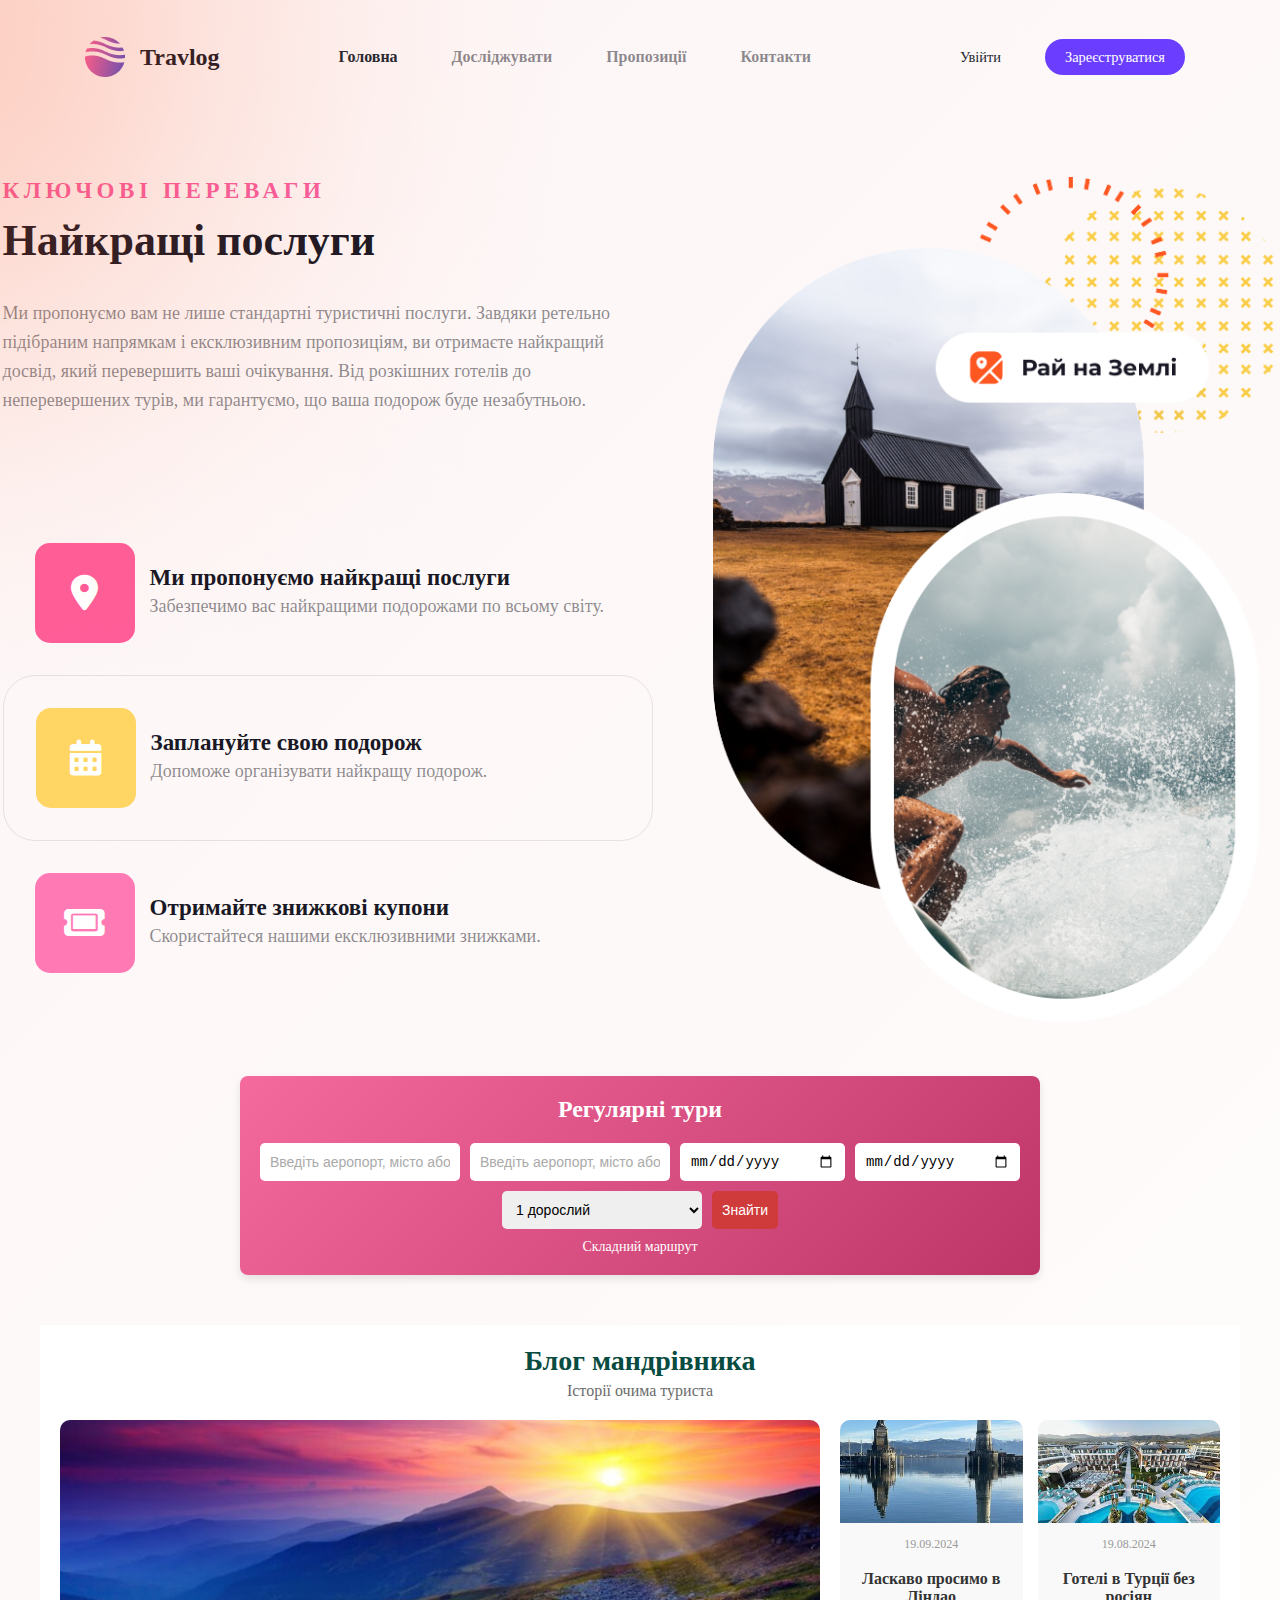
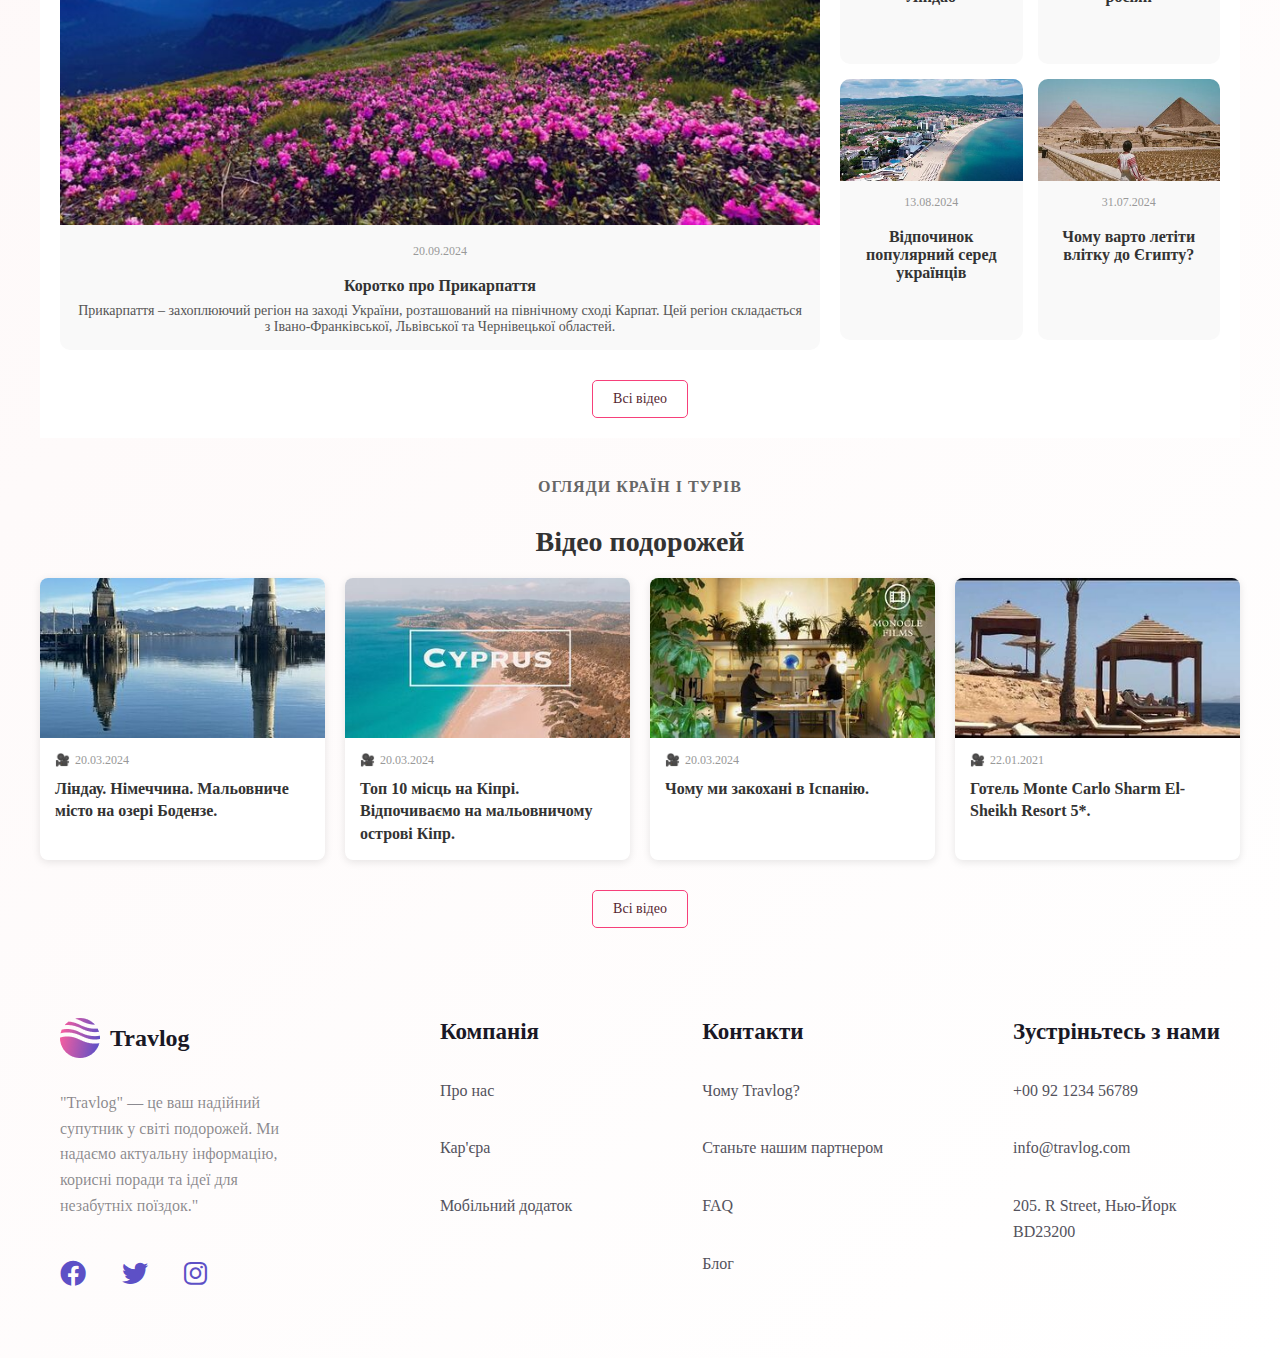
<file: kyrsach_kep_Travlog/discover.html>
<!DOCTYPE html>
<html lang="uk">
  <head>
    <meta charset="UTF-8">
    <meta name="viewport" content="width=device-width, initial-scale=1.0">
    <meta http-equiv="X-UA-Compatible" content="ie=edge">
    <title>Travlog</title>
    <link rel="stylesheet" href="css/style.css" >
    <link rel="icon" type="image/png" href="media/logo1.png" sizes="16x16">
    <link rel="shortcut icon" href="media/logo1.png" type="image/x-icon">
    <meta
      name="description"
      content="Агенція з організації екскурсій та турів">
    <link
      rel="stylesheet"
      href="https://cdnjs.cloudflare.com/ajax/libs/font-awesome/6.0.0-beta3/css/all.min.css">
  </head>
  <body>
    <div class="gradientimg1">
      <img src="media/gradient1.png" alt="gradient">
    </div>
    <header>
      <div class="logo">
        <img src="media/logo1.png" alt="logotype">
        Travlog
      </div>
      <nav>
        <a href="index.html">Головна</a>
        <a href="discover.html">Досліджувати</a>
        <a href="dials.html">Пропозиції</a>
        <a href="404.html">Контакти</a>
      </nav>
      <div class="header-buttons">
        <a href="404.html" class="login">Увійти</a>
        <a href="404.html" class="signup">Зареєструватися</a>
      </div>
    </header>
    <div class="features-section">
      <div class="features-text">
        <p class="features-heading">Ключові переваги</p>
        <h2>Найкращі послуги</h2>
        <p class="features-description">
          Ми пропонуємо вам не лише стандартні туристичні послуги. Завдяки
          ретельно підібраним напрямкам і ексклюзивним пропозиціям, ви отримаєте
          найкращий досвід, який перевершить ваші очікування. Від розкішних
          готелів до неперевершених турів, ми гарантуємо, що ваша подорож буде
          незабутньою.
        </p>
        <div class="features-list">
          <div class="feature-item">
            <div class="features-icon icon-location">
              <i
                class="fa-solid fa-location-dot fa-xl"
                style="color: #ffffff"
              ></i>
            </div>
            <div class="features-card-description">
              <h4>Ми пропонуємо найкращі послуги</h4>
              <p>Забезпечимо вас найкращими подорожами по всьому світу.</p>
            </div>
          </div>
          <div class="feature-item features-card-border">
            <div class="features-icon icon-calendar">
              <i
                class="fa-solid fa-calendar-days fa-xl"
                style="color: #ffffff"
              ></i>
            </div>
            <div class="features-card-description">
              <h4>Заплануйте свою подорож</h4>
              <p>Допоможе організувати найкращу подорож.</p>
            </div>
          </div>
          <div class="feature-item">
            <div class="features-icon icon-coupon">
              <i class="fa-solid fa-ticket fa-xl" style="color: #ffffff"></i>
            </div>
            <div class="features-card-description">
              <h4>Отримайте знижкові купони</h4>
              <p>Скористайтеся нашими ексклюзивними знижками.</p>
            </div>
          </div>
        </div>
      </div>
      <div class="features-image">
        <img src="media/keyintro.png" alt="Ключові переваги">
      </div>
    </div>
    <div class="discover-search-block">
      <h1>Регулярні тури</h1>
      <div class="discover-form-container">
        <input type="text" placeholder="Введіть аеропорт, місто або країну">
        <input type="text" placeholder="Введіть аеропорт, місто або країну">
        <input type="date">
        <input type="date">
        <select>
          <option>1 дорослий</option>
          <option>2 дорослих</option>
          <option>3 дорослих</option>
        </select>
        <button>Знайти</button>
      </div>
      <div class="discover-complex-route">Складний маршрут</div>
    </div>
    <section class="discoverblog-container">
      <h2 class="discoverblog-title">Блог мандрівника</h2>
      <p class="discoverblog-subtitle">Історії очима туриста</p>
      <div class="discoverblog-layout">
        <article class="discoverblog-item discoverblog-item-large">
          <img
            src="media/discblog1.jpg"
            alt="Гори в Карпатах"
            class="discoverblog-image">
          <div class="discoverblog-content">
            <span class="discoverblog-date">20.09.2024</span>
            <h3 class="discoverblog-heading">Коротко про Прикарпаття</h3>
            <p class="discoverblog-description">
              Прикарпаття – захоплюючий регіон на заході України, розташований
              на північному сході Карпат. Цей регіон складається з
              Івано-Франківської, Львівської та Чернівецької областей.
            </p>
          </div>
        </article>
        <div class="discoverblog-small-grid">
          <article class="discoverblog-item">
            <img
              src="media/discblog2.jpg"
              alt="Lindau"
              class="discoverblog-image">
            <div class="discoverblog-content">
              <span class="discoverblog-date">19.09.2024</span>
              <h3 class="discoverblog-heading">Ласкаво просимо в Ліндао</h3>
            </div>
          </article>
          <article class="discoverblog-item">
            <img
              src="media/discblog3.jpg"
              alt="Готель у Туреччині"
              class="discoverblog-image">
            <div class="discoverblog-content">
              <span class="discoverblog-date">19.08.2024</span>
              <h3 class="discoverblog-heading">Готелі в Турції без росіян</h3>
            </div>
          </article>
          <article class="discoverblog-item">
            <img
              src="media/discblog4.jpg"
              alt="Пляж у Болгарії"
              class="discoverblog-image">
            <div class="discoverblog-content">
              <span class="discoverblog-date">13.08.2024</span>
              <h3 class="discoverblog-heading">
                Відпочинок популярний серед українців
              </h3>
            </div>
          </article>
          <article class="discoverblog-item">
            <img
              src="media/discblog5.jpg"
              alt="Єгипет"
              class="discoverblog-image">
            <div class="discoverblog-content">
              <span class="discoverblog-date">31.07.2024</span>
              <h3 class="discoverblog-heading">
                Чому варто летіти влітку до Єгипту?
              </h3>
            </div>
          </article>
        </div>
      </div>
      <a href="#" class="discover-view-all">Всі відео</a>
    </section>
    <div class="discover-video-section">
      <h2>Огляди країн і турів</h2>
      <h1>Відео подорожей</h1>
      <div class="discover-video-grid">
        <div class="discover-video-card">
          <img src="media/video1.jpg" alt="Lindau, Germany">
          <div class="discover-video-card-content">
            <div class="discover-video-card-date">20.03.2024</div>
            <div class="discover-video-card-title">
              Ліндау. Німеччина. Мальовниче місто на озері Бодензе.
            </div>
          </div>
        </div>
        <div class="discover-video-card">
          <img src="media/video2.jpg" alt="Cyprus">
          <div class="discover-video-card-content">
            <div class="discover-video-card-date">20.03.2024</div>
            <div class="discover-video-card-title">
              Топ 10 місць на Кіпрі. Відпочиваємо на мальовничому острові Кіпр.
            </div>
          </div>
        </div>
        <div class="discover-video-card">
          <img src="media/video3.jpg" alt="Spain">
          <div class="discover-video-card-content">
            <div class="discover-video-card-date">20.03.2024</div>
            <div class="discover-video-card-title">
              Чому ми закохані в Іспанію.
            </div>
          </div>
        </div>
        <div class="discover-video-card">
          <img src="media/video4.jpg" alt="Monte Carlo Resort">
          <div class="discover-video-card-content">
            <div class="discover-video-card-date">22.01.2021</div>
            <div class="discover-video-card-title">
              Готель Monte Carlo Sharm El-Sheikh Resort 5*.
            </div>
          </div>
        </div>
      </div>
      <a href="#" class="discover-view-all">Всі відео</a>
    </div>
    <a href="#" class="back-to-top" id="backToTop" title="Повернутися нагору"
      >&#8679;</a>
    <footer>
      <div class="footer-container">
        <div class="footer-logo-about">
          <div class="footer-logo">
            <img src="media/logo1.png" alt="Travlog Logo">
            <span>Travlog</span>
          </div>
          <p>
            "Travlog" — це ваш надійний супутник у світі подорожей. Ми надаємо
            актуальну інформацію, корисні поради та ідеї для незабутніх
            поїздок."
          </p>
          <div class="footer-social-icons">
            <a href="#"><i class="fa-brands fa-facebook"></i></a>
            <a href="#"><i class="fa-brands fa-twitter"></i></a>
            <a href="#"><i class="fa-brands fa-instagram"></i></a>
          </div>
        </div>
        <div class="footer-column">
          <h3>Компанія</h3>
          <ul>
            <li><a href="#">Про нас</a></li>
            <li><a href="#">Кар'єра</a></li>
            <li><a href="#">Мобільний додаток</a></li>
          </ul>
        </div>
        <div class="footer-column">
          <h3>Контакти</h3>
          <ul>
            <li><a href="#">Чому Travlog?</a></li>
            <li><a href="#">Станьте нашим партнером</a></li>
            <li><a href="#">FAQ</a></li>
            <li><a href="#">Блог</a></li>
          </ul>
        </div>
        <div class="footer-column">
          <h3>Зустріньтесь з нами</h3>
          <ul>
            <li>+00 92 1234 56789</li>
            <li><a href="mailto:info@travlog.com">info@travlog.com</a></li>
            <li>205. R Street, Нью-Йорк <br>BD23200</li>
          </ul>
        </div>
      </div>
    </footer>
    <script src="script/script.js"></script>
  </body>
</html>
</file>
<file: kyrsach_kep_Travlog/css/style.css>
* {
  margin: 0;
  padding: 0;
  box-sizing: border-box;
}
body {
  font-family: "Circular Std";
  font-style: normal;
  margin: 0;
  padding: 0;
  background: linear-gradient(135deg, #fdf5f5, #fff);
}

/* Модальне вікно */
.modal-wind {
  display: none; 
  position: fixed; 
  z-index: 1; 
  left: 0;
  top: 0;
  width: 100%;
  height: 100%;
  overflow: auto; 
  background-color: rgba(0,0,0,0.4); 
  padding-top: 60px;
}

/* Контент модального вікна */
.modal-wind-content {
  background-color: #fff;
  margin: 5% auto;
  padding: 20px;
  border: 1px solid #888;
  width: 80%;
  max-width: 800px;
}

/* Закрити кнопку */
.modal-wind-close {
  color: #aaa;
  float: right;
  font-size: 28px;
  font-weight: bold;
}

.modal-wind-close:hover,
.modal-wind-close:focus {
  color: black;
  text-decoration: none;
  cursor: pointer;
}

/* Відео в модальному вікні */
.modal-wind-video {
  width: 100%;
  height: auto;
}


header {
  display: flex;
  justify-content: space-between;
  align-items: center;
  padding: 37px 0;
  background: transparent;
  height: 113px;
  width: 1110px;
  margin: 0 auto 64px;
}

.logo {
  align-items: center;
  display: flex;
  font-weight: 900;
  font-size: 24px;
  line-height: 40px;
  color: #191825;
  gap: 15px;
}

nav a {
  text-decoration: none;
  margin: 0 25px;
  font-weight: 700;
  font-size: 16px;
  line-height: 120%;
  color: #19182583;
}
nav a:first-child {
  color: #222831;
}

.header-buttons a {
  text-decoration: none;
  margin: 0 10px;
  padding: 10px 20px;
  font-size: 0.9rem;
  border-radius: 100px;
  font-weight: 500;
}

.login {
  color: #222831;
  border-radius: 100px;
}

.signup {
  background: #6b3eff;
  color: white;
}

.hero-section {
  display: flex;
  align-items: center;
  padding: 60px 40px;
  width: 1200px;
  height: 713px;
  margin: 0 auto;
}
.herobuybtn {
  display: flex;
  flex-direction: row;
  align-items: center;
  padding: 16px 32px;
  gap: 16px;
  width: 224px;
  height: 56px;

  background: #ffffff;
  box-shadow: 0px 548px 219px rgba(0, 0, 0, 0.01),
    0px 308px 185px rgba(0, 0, 0, 0.04), 0px 137px 137px rgba(0, 0, 0, 0.06),
    0px 34px 75px rgba(0, 0, 0, 0.07), 0px 0px 0px rgba(0, 0, 0, 0.07);
  border-radius: 100px;
  text-decoration: none;

  font-weight: 700;
  font-size: 14px;
  line-height: 120%;
  margin-bottom: 43px;
  color: #f85e9f;
}

.hero-text {
  width: 427px;
  height: 548px;
}

.hero-text h1 {
  text-align: left;

  width: 597px;
  height: 249px;

  font-weight: 700;
  font-size: 69px;
  line-height: 120%;

  color: #000000;

  flex: none;
  order: 1;
  flex-grow: 0;
}

.hero-text h1 span {
  color: #ff5da2;
}

.hero-text p {
  margin: 43px 0;

  font-family: "Inter";
  font-style: normal;
  font-weight: 400;
  font-size: 18px;
  line-height: 160%;
  color: rgba(25, 24, 37, 0.5);

  flex: none;
  order: 2;
  flex-grow: 0;
}

.hero-buttons {
  display: flex;
  margin-top: 20px;
  width: 338px;
  height: 58px;
  gap: 17px;
}

.get-started {
  padding: 16px 32px;
  gap: 8px;
  width: 141px;
  height: 49px;
  background: #5d50c6;
  box-shadow: 0px 81px 32px rgba(0, 0, 0, 0.01),
    0px 45px 27px rgba(0, 0, 0, 0.05), 0px 20px 20px rgba(0, 0, 0, 0.09),
    0px 5px 11px rgba(0, 0, 0, 0.1), 0px 0px 0px rgba(0, 0, 0, 0.1);
  border-radius: 100px;
  text-decoration: none;
  font-weight: 700;
  font-size: 14px;
  line-height: 120%;

  color: #eeeeee;
}

.watch-demo {
  text-decoration: none;
  box-sizing: border-box;
  display: flex;
  flex-direction: row;
  align-items: center;
  padding: 16px 22px;
  gap: 8px;
  width: 181px;
  height: 56px;
  background: #ffffff;
  border: 1px solid #eeeeee;
  border-radius: 100px;

  font-weight: 700;
  font-size: 14px;
  line-height: 120%;

  color: #222831;
}

.hero-image {
  position: relative;
  max-width: 50%;
}

.hero-image img {
  width: 772px;
  border-radius: 10px;
}

.brands-container {
  position: relative;
  display: flex;
  align-items: center;
  justify-content: center;
  gap: 80px;
  margin: 0 auto;
}

.brands-logo {
  height: 32px;
  max-width: 200px;
  object-fit: contain;
}

.brands-arrow img {
  width: 65px;
  height: 170px;
}

/* services block */

.services-section {
  display: flex;
  align-items: center;
  justify-content: center;
  height: 700px;
  padding: 50px 0;
  position: relative;
  overflow: hidden;
}

.services-header {
  margin: 0 0 0 166px;
  width: 444px;
  height: 150px;
}

.services-subtitle {
  width: 142px;
  height: 28px;

  font-weight: 700;
  font-size: 23px;
  line-height: 120%;
  letter-spacing: 0.2em;
  text-transform: uppercase;
  color: #f85e9f;
  margin-bottom: 16px;
}

.services-title {
  width: 420px;
  height: 106px;

  font-weight: 700;
  font-size: 44px;
  line-height: 120%;

  color: #191825;
}

.services-cards-container {
  display: flex;
  gap: 20px;
  position: relative;
  max-width: 833px;
}

.services-card {
  background-color: #ffffff;
  box-shadow: 0px 41px 89px rgba(0, 0, 0, 0.1), 0px 0px 0px rgba(0, 0, 0, 0.1);
  border-radius: 32px;
  padding: 64px 64px 94px;
  min-width: 350px;
  height: 443px;
  text-align: center;
  transition: transform 0.3s ease, box-shadow 0.3s ease;
}

.services-cards-container .services-card:first-child {
  background-color: transparent !important;
  box-shadow: none !important;
  border-radius: 0 !important;
}

.services-card:last-child {
  margin-right: -100px;

  box-shadow: none !important;
}

.services-card:hover {
  transform: translateY(-5px);
  box-shadow: 0 8px 20px rgba(0, 0, 0, 0.15);
}

.services-icon {
  height: 64px;
  margin-bottom: 64px;
}

.services-card-title {
  margin-bottom: 32px;
  font-weight: 700;
  font-size: 28px;
  line-height: 120%;
  text-align: center;
  color: #191825;
  align-self: stretch;
}

.services-card-description {
  font-weight: 400;
  font-size: 18px;
  line-height: 160%;
  text-align: center;

  color: rgba(25, 24, 37, 0.5);

  align-self: stretch;
}

/* top-destination block */

.destination-container {
  max-width: 1200px;
  margin: 0 auto;
  padding: 20px;
  position: relative;
}

.destination-header {
  display: flex;
  align-items: center;
  justify-content: space-between;
  margin: 0 64px 64px auto;
}

.destination-header-text {
  display: flex;
  flex-direction: column;
  gap: 5px;
}

.destination-section-subtitle {
  font-weight: 700;
  font-size: 23px;
  line-height: 120%;
  letter-spacing: 0.2em;
  text-transform: uppercase;
  color: #f85e9f;
}

.destination-section-title {
  font-weight: 700;
  font-size: 44px;
  line-height: 120%;
  color: #191825;
}

.destination-navigation {
  display: flex;
  gap: 32px;
}

.destination-prev-btn {
  width: 100px;
  height: 100px;
  background: #ffffff;
  border: 1px solid rgba(25, 24, 37, 0.1);
  border-radius: 100px;
}

.destination-next-btn {
  background-color: #5d50c6;
  color: #fff;
  border: none;
  border-radius: 50%;
  width: 100px;
  height: 100px;
  cursor: pointer;
  font-size: 18px;
}

.destination-content {
  display: flex;
  gap: 20px;
  position: relative;
}

.destination-cards {
  display: flex;
  gap: 20px;
  flex: 1;
  margin-bottom: 128px;
}

.destination-card {
  background: none;
  border-radius: 12px;
  overflow: hidden;
  width: 350px;
  display: flex;
  flex-direction: column;
  box-shadow: 0px 513px 205px rgba(0, 0, 0, 0.01),
    0px 288px 173px rgba(0, 0, 0, 0.03), 0px 128px 128px rgba(0, 0, 0, 0.04),
    0px 32px 71px rgba(0, 0, 0, 0.05), 0px 0px 0px rgba(0, 0, 0, 0.05);
  border-radius: 0px 0px 32px 32px;
}

.destination-card-img-container {
  width: 100%;
  height: 350px;
  overflow: hidden;
}

.destination-card-img {
  width: 100%;
  height: 100%;
  object-fit: cover;
}

.destination-card-info {
  display: flex;
  flex-direction: column;
  justify-content: space-between;
  padding: 32px;
  gap: 16px;
  width: 350px;
  height: 225px;
  background: #ffffff;
}

.destination-card-title-price {
  display: flex;
  justify-content: space-between;
  gap: 10px;
}

.destination-card-title {
  width: 205px;
  height: 56px;

  font-weight: 700;
  font-size: 23px;
  line-height: 120%;
  color: #191825;
}

.destination-price {
  width: 81px;
  height: 28px;
  font-weight: 700;
  font-size: 23px;
  line-height: 120%;
  color: #f85e9f;
}

.destination-card-location {
  height: 29px;

  font-weight: 400;
  font-size: 18px;
  line-height: 160%;
  color: rgba(25, 24, 37, 0.75);
}

.destination-card-footer {
  display: flex;
  justify-content: space-between;
  align-items: center;
}

.destination-rating {
  font-size: 20px;
  color: #ff5722;
  padding: 0px;
  gap: 8px;
  width: 66px;
  height: 28px;
}

.destination-stars-decor {
  position: absolute;
  right: -50px;
  top: -30px;
  background-image: url(../media/OBJECTS2.png);
  width: 107px;
  height: 107px;
  background-size: cover;
}

/* travel-point block */
.travel-intro-section {
  display: flex;
  align-items: center;
  justify-content: space-between;
  padding: 128px 0;
}

.travel-intro-container {
  display: flex;
  gap: 60px;
}

.travel-intro-image img {
  height: 696px;
  border-radius: 15px;
}

.travel-intro-subtitle {
  font-weight: 700;
  font-size: 23px;
  line-height: 120%;
  letter-spacing: 0.2em;
  text-transform: uppercase;

  color: #f85e9f;
  margin-bottom: 16px;
}

.travel-intro-title {
  font-weight: bold;
  margin: 10px 0;

  width: 445px;
  height: 106px;

  font-weight: 700;
  line-height: 120%;

  color: #191825;
}

.travel-intro-description {
  width: 445px;
  height: 87px;
  font-weight: 400;
  font-size: 18px;
  line-height: 160%;
  color: rgba(25, 24, 37, 0.5);
  margin-bottom: 64px;
}

.features-card-description h4 {
  font-weight: 700;
  font-size: 23px;
  line-height: 120%;
  color: #191825;
}
.features-card-description {
  font-weight: 400;
  font-size: 18px;
  line-height: 160%;

  color: rgba(25, 24, 37, 0.5);
}

.travel-info-cards {
  display: grid;
  grid-template-columns: 206px 206px;
  gap: 32px;
}

.travel-info-card {
  background-color: white;
  padding: 20px;
  width: 206px;
  display: flex;
  justify-content: center;
  flex-direction: column;
  align-items: center;
  text-align: center;
  height: 151px;
  border-radius: 10px;
  box-shadow: 0 4px 10px rgba(0, 0, 0, 0.1);
}

.travel-info-card-with-icon {
  position: relative;
}

.travel-card-icon {
  position: absolute;
  top: -60px;
  right: -70px;
}
.travel-card-icon img {
  width: 113px;
  height: 113px;
}

.travel-value-card {
  width: 84px;
  height: 42px;

  font-weight: 700;
  font-size: 35px;
  line-height: 120%;

  color: #ff5722;
}
.travel-description-card {
  height: 29px;

  font-family: "Inter";
  font-style: normal;
  font-weight: 400;
  font-size: 18px;
  line-height: 160%;

  color: #191825;
}

.features-section {
  display: flex;
  justify-content: center;
  gap: 60px;
  width: 1275px;
  margin: 0 auto;
}

.features-text {
  flex: 1;
}

.features-heading {
  margin-bottom: 10px;
  font-weight: 700;
  font-size: 23px;
  line-height: 120%;

  letter-spacing: 0.2em;
  text-transform: uppercase;

  color: #f85e9f;
}

.features-text h2 {
  margin: 0 0 32px;
  font-weight: 700;
  font-size: 44px;
  line-height: 120%;
  color: #191825;
}

.features-description {
  margin-bottom: 96px;

  font-weight: 400;
  font-size: 18px;
  line-height: 160%;

  color: rgba(25, 24, 37, 0.5);
}

.features-list {
  display: flex;
  flex-direction: column;
}

.feature-item {
  display: flex;
  gap: 15px;
  align-items: center;
  padding: 32px;
}
.features-card-border {
  border: 1px solid rgba(25, 24, 37, 0.1);
  border-radius: 32px;
}

.features-icon {
  width: 100px;
  height: 100px;
  border-radius: 15px;
  display: flex;
  justify-content: center;
  align-items: center;
  font-size: 24px;
  color: white;
}

.icon-location {
  background-color: #ff5e98;
}

.icon-calendar {
  background-color: #ffd564;
}

.icon-coupon {
  background-color: #ff7ab5;
}

.features-image img {
  max-width: 692px;
  height: 845px;
  border-radius: 20px;
}

/* testemonials block */
.testimonials-section {
  text-align: center;
  padding: 60px;
  position: relative;
  background: url("../media/testbackground.png") no-repeat center / cover;
  border-radius: 20px;
  overflow: hidden;
}

.testimonials-header {
  margin-bottom: 30px;
}

.testimonials-subtitle {
  margin-bottom: 10px;
  font-weight: 700;
  font-size: 23px;
  line-height: 120%;
  text-align: center;
  letter-spacing: 0.2em;
  text-transform: uppercase;
  color: #f85e9f;
}

.testimonials-title {
  margin: 0 auto 64px;
  font-weight: 700;
  font-size: 44px;
  line-height: 120%;
  text-align: center;

  color: #191825;
}

.testimonials-content {
  display: flex;
  justify-content: center;
  gap: 20px;
  margin-top: 20px;
}

.testimonials-arrow {
  background-color: #fff;
  border: none;
  border-radius: 50%;
  width: 100px;
  height: 100px;
  font-size: 24px;
  font-weight: bold;
  color: #555;
  cursor: pointer;
  box-shadow: 0 5px 10px rgba(0, 0, 0, 0.1);
  margin-top: 100px;
}

.testimonials-arrow:hover {
  background-color: #8d7373;
}

.testimonials-right-arrow {
  background-color: #5d50c6;
  filter: drop-shadow(0px 116px 46px rgba(0, 0, 0, 0.01))
    drop-shadow(0px 65px 39px rgba(0, 0, 0, 0.04))
    drop-shadow(0px 29px 29px rgba(0, 0, 0, 0.06))
    drop-shadow(0px 7px 16px rgba(0, 0, 0, 0.07))
    drop-shadow(0px 0px 0px rgba(0, 0, 0, 0.08));
  color: #ffffff;
}

.testimonials-card {
  background-color: transparent;
  padding: 20px;
  max-width: 920px;
  text-align: center;
}

.testimonials-avatar img {
  width: 128px;
  height: 128px;
  border-radius: 50%;
  margin-bottom: 30px;
}

.testimonials-client-title {
  color: #191825;
  margin-bottom: 32px;

  font-weight: 700;
  font-size: 22px;
  line-height: 120%;
}

.testimonials-stars {
  color: #ffd700;
  font-size: 18px;
  margin-bottom: 32px;
}
.testimonials-stars i {
  margin-right: 10px;
}
.testimonials-feedname {
  color: #ff5722;
  font-size: 28px;
}
.testimonials-text {
  font-size: 20px;
  color: #555;
  line-height: 1.6;
}

.testimonials-dots-navigation {
  margin-top: 20px;
}

.testimonials-dot {
  display: inline-block;
  width: 10px;
  height: 10px;
  background-color: #ddd;
  border-radius: 50%;
  margin: 0 5px;
  cursor: pointer;
}

.testimonials-dot-active {
  background-color: #ff5e98;
}

/* #emailbox */

.newsletter-container {
  position: relative;
  margin: 0 auto;
  display: flex;
  justify-content: center;
  align-items: center;
  padding: 64px 16px;
}

.newsletter {
  background-color: #fffaec;
  border-radius: 12px;
  padding: 128px 64px;
  text-align: center;
  position: relative;
  max-width: 1100px;
  z-index: 2;
}

.dotted-corner {
  position: absolute;
  top: -60px;
  left: -50px;
  background: url("../media/OBJECTS3.png");
  width: 183px;
  height: 176px;
}

.newsletter h2 {
  font-weight: 700;
  font-size: 23px;
  line-height: 120%;
  text-align: center;
  letter-spacing: 0.2em;
  text-transform: uppercase;
  color: #f85e9f;
  margin-bottom: 32px;
}

.newsletter p {
  font-weight: 700;
  font-size: 55px;
  line-height: 120%;
  text-align: center;
  color: #191825;
  margin-bottom: 64px;
}

.newsletter-form-box {
  display: flex;
  gap: 16px;
  justify-content: center;
}

.email-input-container {
  display: flex;
  align-items: center;
  border: 1px solid #ddd;
  border-radius: 25px;
  width: 683px;
  height: 70px;
  padding: 0 16px;
  background-color: #fff;
  box-sizing: border-box;
}

.email-input-container i {
  font-size: 20px;
  margin-right: 12px;
  color: #53525c;
}

.email-input-container input {
  flex: 1;
  border: none;
  outline: none;
  font-size: 14px;
  color: #53525c;
}

.email-input-container input::placeholder {
  color: #aaa;
}

.newsletter button {
  color: #fff;
  cursor: pointer;
  border: none;
  width: 235px;
  height: 70px;
  background: #c65050;
  border-radius: 32px;
  font-size: 18px;
  font-weight: bold;
}

.newsletter button:hover {
  background-color: #892340;
}

.newsletter-object4 {
  position: absolute;
  bottom: -50px;
  right: 0;
  width: 115px;
  height: 352px;
  background: url("../media/OBJECTS4.png");
  z-index: 1;
}

footer {
  background-color: transparent;
  padding: 50px 0;
  color: #555;
  z-index: 1;
}

.footer-container {
  display: flex;
  justify-content: space-between;
  max-width: 1200px;
  margin: 0 auto;
  padding: 0 20px;
}
.footer-logo {
  display: flex;
  align-items: center;
  margin-bottom: 32px;
}
.footer-logo-about {
  max-width: 250px;
}

.footer-logo-about p {
  font-weight: 450;
  line-height: 160%;
  color: rgba(25, 24, 37, 0.516);
  margin-bottom: 42px;
}

.footer-logo img {
  width: 40px;
  margin-right: 10px;
}

.footer-logo span {
  font-weight: 900;
  font-size: 24px;
  line-height: 40px;

  color: #191825;
}

.footer-social-icons a {
  margin-right: 32px;
  color: #5d50c6;
  font-size: 26px;
}

.footer-social-icons a:hover {
  color: #f85e9f;
}

.footer-column h3 {
  margin-bottom: 32px;

  font-weight: 700;
  font-size: 23px;
  line-height: 120%;
  color: #191825;
}

.footer-column ul {
  list-style: none;
  padding: 0;
}

.footer-column ul li {
  margin-bottom: 32px;

  font-weight: 400;
  font-size: 16px;
  line-height: 160%;

  color: #53525c;
}

.footer-column ul li a {
  color: #53525c;
  text-decoration: none;
}

.footer-column ul li a:hover {
  color: #f85e9f;
}

@media (max-width: 768px) {
  .footer-container {
    flex-direction: column;
    align-items: center;
  }
  .footer-logo-about,
  .footer-column {
    max-width: 100%;
    text-align: center;
  }
}

/* dials */

.dials-hero-section {
  position: relative;
  height: 400px;
  background: url("../media/dials-back.jpg") center/cover no-repeat;
}

.dials-hero-content {
  position: absolute;
  top: 0;
  left: 0;
  width: 100%;
  height: 100%;
  background: rgba(0, 0, 0, 0.5);
  display: flex;
  flex-direction: column;
  justify-content: center;
  align-items: center;
  color: white;
  text-align: center;
}

.dials-hero-content h1 {
  font-size: 44px;
  font-weight: bold;
  margin-bottom: 50px;
}

.dials-hero-content p {
  font-size: 20px;
  margin-bottom: 10px;
}

.dials-recommended-tours {
  font-family: Arial, sans-serif;
  padding: 20px;
  background-color: #f9f9f9;
  text-align: center;
}

.dials-recommended-tours h2 {
  font-size: 28px;
  color: #333;
  margin-bottom: 20px;
}

.dials-tour-card {
  display: inline-block;
  width: 30%;
  background: #fff;
  border: 1px solid #ddd;
  border-radius: 8px;
  margin: 10px;
  overflow: hidden;
  text-align: left;
  vertical-align: top;
  box-shadow: 0 2px 4px rgba(0, 0, 0, 0.1);
  transition: transform 0.2s, box-shadow 0.2s;
}

.dials-tour-card:hover {
  transform: translateY(-5px);
  box-shadow: 0 4px 8px rgba(0, 0, 0, 0.2);
}

.dials-image {
  position: relative;
}

.dials-image img {
  width: 100%;
  height: 300px;
  display: block;
}

.dials-overlay {
  position: absolute;
  bottom: 0;
  left: 0;
  right: 0;
  background: rgba(0, 0, 0, 0.5);
  color: #fff;
  padding: 10px;
  font-size: 16px;
}

.dials-card-content {
  padding: 15px;
  height: 200px;
}

.dials-card-content p {
  font-size: 14px;
  color: #666;
  margin: 10px 0;
}

.dials-card-content strong {
  color: #333;
}

.dials-card-content button {
  background-color: #ff5a5f;
  color: #fff;
  border: none;
  border-radius: 4px;
  padding: 10px 20px;
  font-size: 14px;
  cursor: pointer;
  margin-top: 10px;
  transition: background-color 0.2s;
}

.dials-card-content button:hover {
  background-color: #e04848;
}

@media (max-width: 768px) {
  .dials-tour-card {
    width: 90%;
    margin: 10px auto;
  }
}

.dial-blog-section {
  font-family: "Arial", sans-serif;
  padding: 40px 20px;
  background-color: #f9f9f9;
}

.dial-blog-title {
  text-align: center;
  font-size: 2rem;
  color: #333;
  margin-bottom: 30px;
}

.dial-blog-cards {
  display: flex;
  gap: 20px;
  justify-content: center;
  flex-wrap: wrap;
}

.dial-blog-card {
  background: white;
  border-radius: 10px;
  box-shadow: 0 4px 8px rgba(0, 0, 0, 0.1);
  max-width: 320px;
  overflow: hidden;
  text-align: left;
  transition: transform 0.3s ease;
}

.dial-blog-card:hover {
  transform: translateY(-10px);
}

.dial-blog-image {
  width: 100%;
  height: 180px;
  object-fit: cover;
}

.dial-blog-card-title {
  font-size: 1.2rem;
  color: #e04848;
  margin: 15px;
}

.dial-blog-author {
  font-size: 0.9rem;
  color: #777;
  margin: 0 15px;
}

.dial-read-time {
  color: #555;
}

.dial-blog-description {
  font-size: 0.9rem;
  color: #555;
  margin: 10px 15px 15px;
}

.dial-blog-button {
  display: inline-block;
  background-color: #e04848;
  color: white;
  text-decoration: none;
  padding: 10px 15px;
  border-radius: 5px;
  margin: 15px;
  transition: background-color 0.3s ease;
}

.dial-blog-button:hover {
  background-color: #e04848;
}

/* discover-page */

.discover-search-block {
  background: linear-gradient(135deg, #f56a9d, #bd3567);
  padding: 20px;
  border-radius: 8px;
  width: 100%;
  max-width: 800px;
  margin: 50px auto;
  box-shadow: 0 4px 8px rgba(0, 0, 0, 0.1);
  text-align: center;
}
.discover-search-block h1 {
  color: #ffffff;
  font-size: 24px;
  margin-bottom: 20px;
}
.discover-form-container {
  display: flex;
  gap: 10px;
  flex-wrap: wrap;
  justify-content: center;
}
.discover-form-container input,
.discover-form-container select,
.discover-form-container button {
  padding: 10px;
  border: none;
  border-radius: 5px;
  font-size: 14px;
}
.discover-form-container input,
.discover-form-container select {
  flex: 1;
  max-width: 200px;
}
.discover-form-container button {
  background-color: #cf3a3a;
  color: #fff;
  cursor: pointer;
  flex: 0 1 auto;
  max-width: 120px;
}
.discover-form-container button:hover {
  background-color: #882142;
}
.discover-form-container input::placeholder {
  color: #aaa;
}
.discover-complex-route {
  color: #ffffff;
  font-size: 14px;
  margin-top: 10px;
  cursor: pointer;
}
.discover-complex-route:hover {
  text-decoration: underline;
}

.discover-video-section {
  text-align: center;
  padding: 40px 20px;
}
.discover-video-section h1 {
  font-size: 28px;
  color: #333;
  margin-bottom: 20px;
}
.discover-video-section h2 {
  font-size: 16px;
  color: #666;
  margin-bottom: 30px;
  text-transform: uppercase;
  letter-spacing: 1px;
}
.discover-video-grid {
  display: grid;
  grid-template-columns: repeat(auto-fit, minmax(250px, 1fr));
  gap: 20px;
  max-width: 1200px;
  margin: 0 auto;
}
.discover-video-card {
  background: #fff;
  border-radius: 8px;
  box-shadow: 0 2px 8px rgba(0, 0, 0, 0.1);
  overflow: hidden;
  text-align: left;
  transition: transform 0.3s ease;
}
.discover-video-card:hover {
  transform: translateY(-5px);
}
.discover-video-card img {
  width: 100%;
  height: auto;
  display: block;
}
.discover-video-card-content {
  padding: 15px;
}
.discover-video-card-date {
  font-size: 12px;
  color: #999;
  display: flex;
  align-items: center;
  margin-bottom: 10px;
}
.discover-video-card-date::before {
  content: "🎥";
  margin-right: 5px;
}
.discover-video-card-title {
  font-size: 16px;
  color: #333;
  font-weight: bold;
  margin: 0;
  line-height: 1.4;
}
.discover-video-card-title:hover {
  color: #5d1c2d;
  text-decoration: underline;
}
.discover-view-all {
  display: inline-block;
  margin-top: 30px;
  padding: 10px 20px;
  font-size: 14px;
  color: #551f32;
  border: 1px solid #f6407a;
  border-radius: 5px;
  text-decoration: none;
  transition: background-color 0.3s ease, color 0.3s ease;
}
.discover-view-all:hover {
  background-color: #6f0f3a;
  color: #fff;
}

.discoverblog-container {
  text-align: CENTER;
  padding: 20px;
  max-width: 1200px;
  margin: 0 auto;
  background-color: #fff;
}

.discoverblog-title {
  text-align: center;
  font-size: 28px;
  color: #084c41;
  margin-bottom: 5px;
}

.discoverblog-subtitle {
  text-align: center;
  font-size: 16px;
  color: #6b6b6b;
  margin-bottom: 20px;
}

.discoverblog-layout {
  display: grid;
  grid-template-columns: 2fr 1fr;
  gap: 20px;
  align-items: start;
}

.discoverblog-item-large {
  background: #f9f9f9;
  border-radius: 10px;
  overflow: hidden;
}

.discoverblog-item-large .discoverblog-content {
  padding: 15px;
}

.discoverblog-small-grid {
  display: grid;
  height: 520px;
  grid-template-columns: 1fr 1fr;
  gap: 15px;
}

.discoverblog-item {
  background: #f9f9f9;
  border-radius: 10px;
  overflow: hidden;
}

.discoverblog-image {
  width: 100%;
  height: auto;
  object-fit: cover;
}

.discoverblog-content {
  padding: 10px;
}

.discoverblog-date {
  font-size: 12px;
  color: #999;
  margin-bottom: 18px;
  display: block;
}

.discoverblog-heading {
  font-size: 16px;
  color: #333;
  margin-bottom: 8px;
  text-align: center;
}

.discoverblog-description {
  font-size: 14px;
  text-align: center;
  color: #555;
}

.back-to-top {
  position: fixed;
  bottom: 30px;
  right: 30px;
  width: 50px;
  height: 50px;
  background-color: #ab3846;
  color: #fff;
  text-align: center;
  line-height: 50px;
  font-size: 24px;
  border-radius: 50%;
  display: none;
  cursor: pointer;
  z-index: 1000;
  box-shadow: 0px 4px 6px rgba(0, 0, 0, 0.2);
}

.back-to-top:hover {
  background-color: #6f0610;
}
.gradientimg1 {
  width: 500px;
  height: 500px;
  position: absolute;
  z-index: 5;
}
.gradientimg2 {
  right: 0;
  position: absolute;
}

/* 404 page */
#handboy {
  animation: swing ease-in-out 1.3s infinite alternate;
  transform-origin: 98% 98%;
  transform-box: fill-box;
}

#girllight {
  animation: swing ease-in-out 1.3s infinite alternate;
  transform-origin: 0% 97%;
  transform-box: fill-box;
}

#hairgirl {
  animation: swinghair ease-in-out 1.3s infinite alternate;
  transform-origin: 60% 0%;
  transform-box: fill-box;
}

#zero {
  transform-origin: bottom;
  transform-box: fill-box;
}

@keyframes swing {
  0% {
    transform: rotate(10deg);
  }
  100% {
    transform: rotate(-10deg);
  }
}

@keyframes swinghair {
  0% {
    transform: rotate(6deg);
  }
  100% {
    transform: rotate(-6deg);
  }
}
</file>
